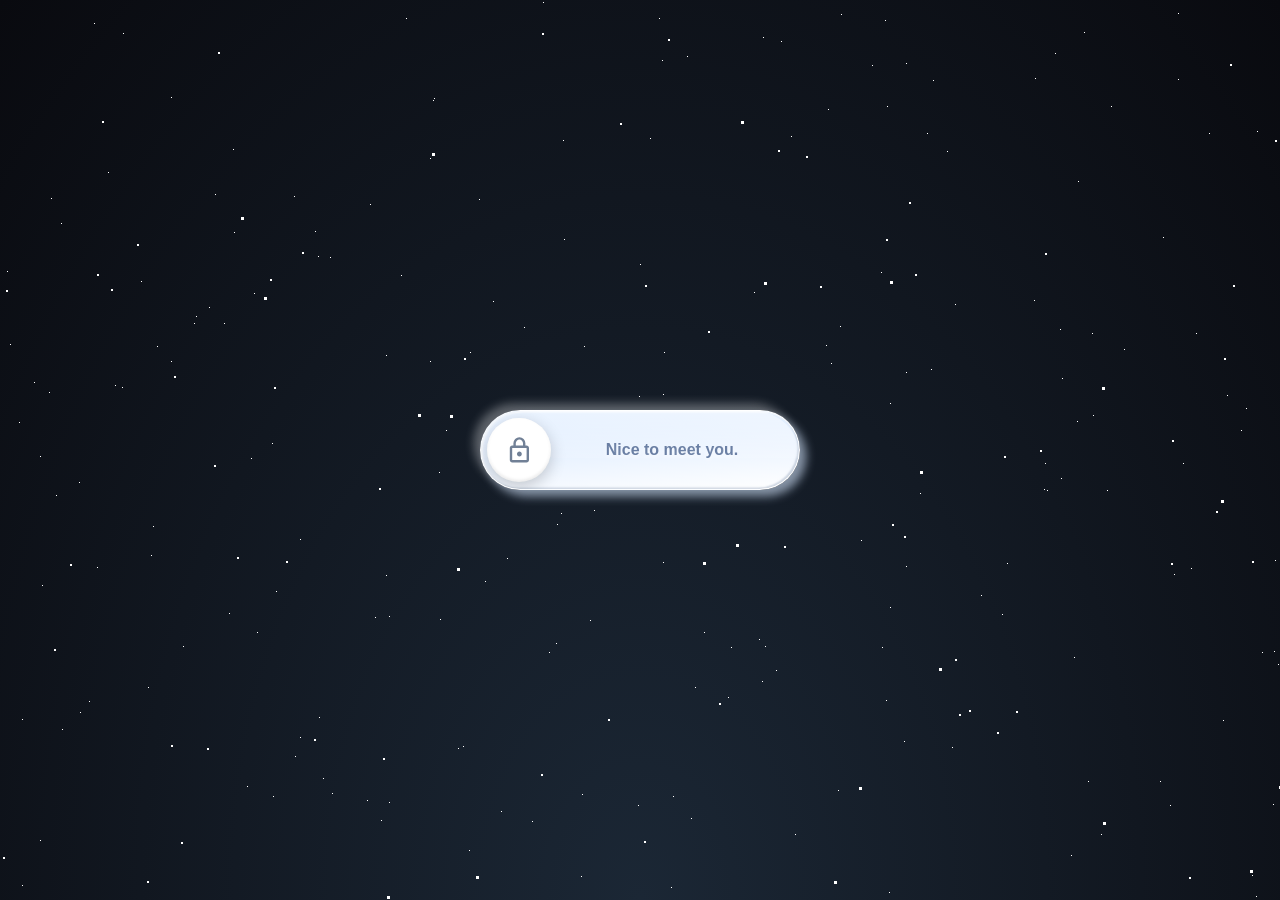
<file: index.html>
<!doctype html>
<html lang="zh-CN">
<head>
  <meta charset="UTF-8" />
  <meta name="viewport" content="width=device-width, initial-scale=1.0" />
  <meta name="color-scheme" content="dark" />
  <meta name="theme-color" content="#090a0f" />
  <title>Nice to meet you. · 个人主页</title>
  <link rel="icon" href="data:image/svg+xml,%3Csvg xmlns='http://www.w3.org/2000/svg' viewBox='0 0 64 64'%3E%3Crect width='64' height='64' rx='18' fill='%23101a48'/%3E%3Cpath d='M16 44V20l16 24V20l16 24V20' stroke='%239aa8ff' stroke-width='7' stroke-linecap='round' stroke-linejoin='round' fill='none'/%3E%3C/svg%3E" />
  <link rel="stylesheet" href="css/starfield.css" />
  <link rel="stylesheet" href="css/start.css" />
  <script defer src="js/start.js"></script>
</head>
<body>
  <div class="container starfield" aria-hidden="true">
    <div id="stars"></div>
    <div id="stars2"></div>
    <div id="stars3"></div>
  </div>
  <main class="start-screen" aria-label="进入个人主页">
    <div class="liquid-container">
      <input type="checkbox" id="swipe-btn" class="liquid-input" tabindex="-1" aria-hidden="true" hidden />
      <a href="home.html" id="startButton" class="liquid-button" aria-label="Nice to meet you. 进入个人主页">
        <div class="button-bg">
          <div class="glass-layer" aria-hidden="true"></div>
          <div class="reflex-shine" aria-hidden="true"></div>
          <div class="liquid-waves" aria-hidden="true"><div class="wave wave-1"></div><div class="wave wave-2"></div><div class="wave wave-3"></div></div>
          <div class="bubble-system" aria-hidden="true"><div class="bubble bubble-1"></div><div class="bubble bubble-2"></div><div class="bubble bubble-3"></div><div class="bubble bubble-4"></div><div class="bubble bubble-5"></div><div class="bubble bubble-6"></div></div>
          <div class="text-content" aria-hidden="true">
            <p class="text-initial"><span class="char" style="--i:0">N</span><span class="char" style="--i:1">i</span><span class="char" style="--i:2">c</span><span class="char" style="--i:3">e</span><span class="char" style="--i:4">&nbsp;</span><span class="char" style="--i:5">t</span><span class="char" style="--i:6">o</span><span class="char" style="--i:7">&nbsp;</span><span class="char" style="--i:8">m</span><span class="char" style="--i:9">e</span><span class="char" style="--i:10">e</span><span class="char" style="--i:11">t</span><span class="char" style="--i:12">&nbsp;</span><span class="char" style="--i:13">y</span><span class="char" style="--i:14">o</span><span class="char" style="--i:15">u</span><span class="char" style="--i:16">.</span></p>
            <p class="text-confirmed"><span class="char" style="--i:0">正</span><span class="char" style="--i:1">在</span><span class="char" style="--i:2">进</span><span class="char" style="--i:3">入</span></p>
          </div>
          <div class="swipe-handle" aria-hidden="true">
            <div class="handle-glow"></div>
            <svg class="icon-lock" xmlns="http://www.w3.org/2000/svg" width="24" height="24" viewBox="0 0 24 24" focusable="false"><path fill="currentColor" d="M6 22q-.825 0-1.412-.587T4 20V10q0-.825.588-1.412T6 8h1V6q0-2.075 1.463-3.537T12 1t3.538 1.463T17 6v2h1q.825 0 1.413.588T20 10v10q0 .825-.587 1.413T18 22zm0-2h12V10H6zm6-3q.825 0 1.413-.587T14 15t-.587-1.412T12 13t-1.412.588T10 15t.588 1.413T12 17M9 8h6V6q0-1.25-.875-2.125T12 3t-2.125.875T9 6zM6 20V10z" /></svg>
            <svg class="icon-unlock" xmlns="http://www.w3.org/2000/svg" width="24" height="24" viewBox="0 0 24 24" focusable="false"><path fill="currentColor" d="M12 2c1.091 0 2.117.292 3 .804a1 1 0 1 1-1 1.73A4 4 0 0 0 8 8l11 .001a2 2 0 0 1 2 2v10a2 2 0 0 1-2 2H5a2 2 0 0 1-2-2V10a2 2 0 0 1 2-2h1a6 6 0 0 1 6-6m7 8H5v10h14zm-7 2a2 2 0 0 1 1.134 3.647l-.134.085V17a1 1 0 0 1-1.993.117L11 17v-1.268A2 2 0 0 1 12 12m7.918-6.979l.966.26a1 1 0 0 1-.518 1.93l-.965-.258a1 1 0 0 1 .517-1.932M18.633 2.09a1 1 0 0 1 .707 1.225l-.129.482a1 1 0 1 1-1.932-.517l.13-.483a1 1 0 0 1 1.224-.707" /></svg>
          </div>
          <div class="particle-burst" aria-hidden="true"><div class="particle particle-1"></div><div class="particle particle-2"></div><div class="particle particle-3"></div><div class="particle particle-4"></div><div class="particle particle-5"></div><div class="particle particle-6"></div><div class="particle particle-7"></div><div class="particle particle-8"></div></div>
          <div class="ripple-effect" aria-hidden="true"><div class="ripple ripple-1"></div><div class="ripple ripple-2"></div><div class="ripple ripple-3"></div></div>
        </div>
      </a>
    </div>
  </main>
</body>
</html>
</file>
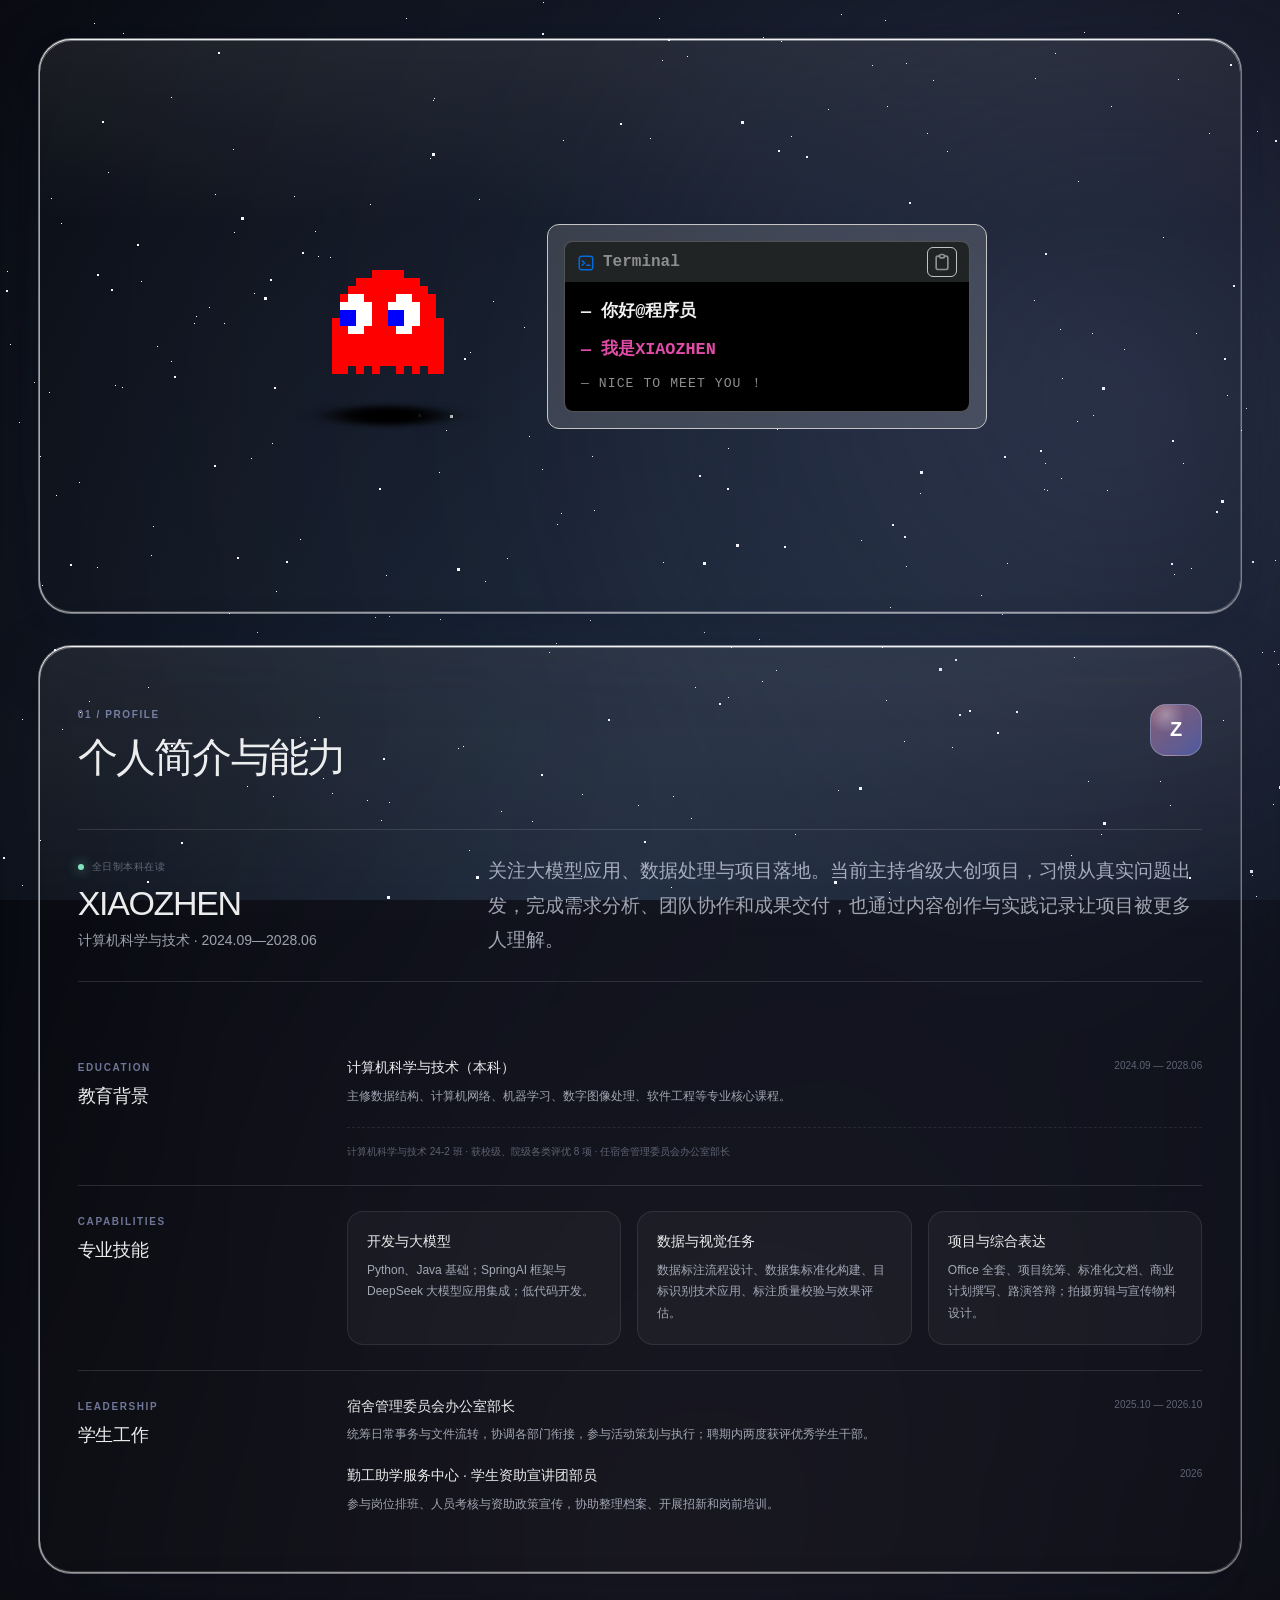
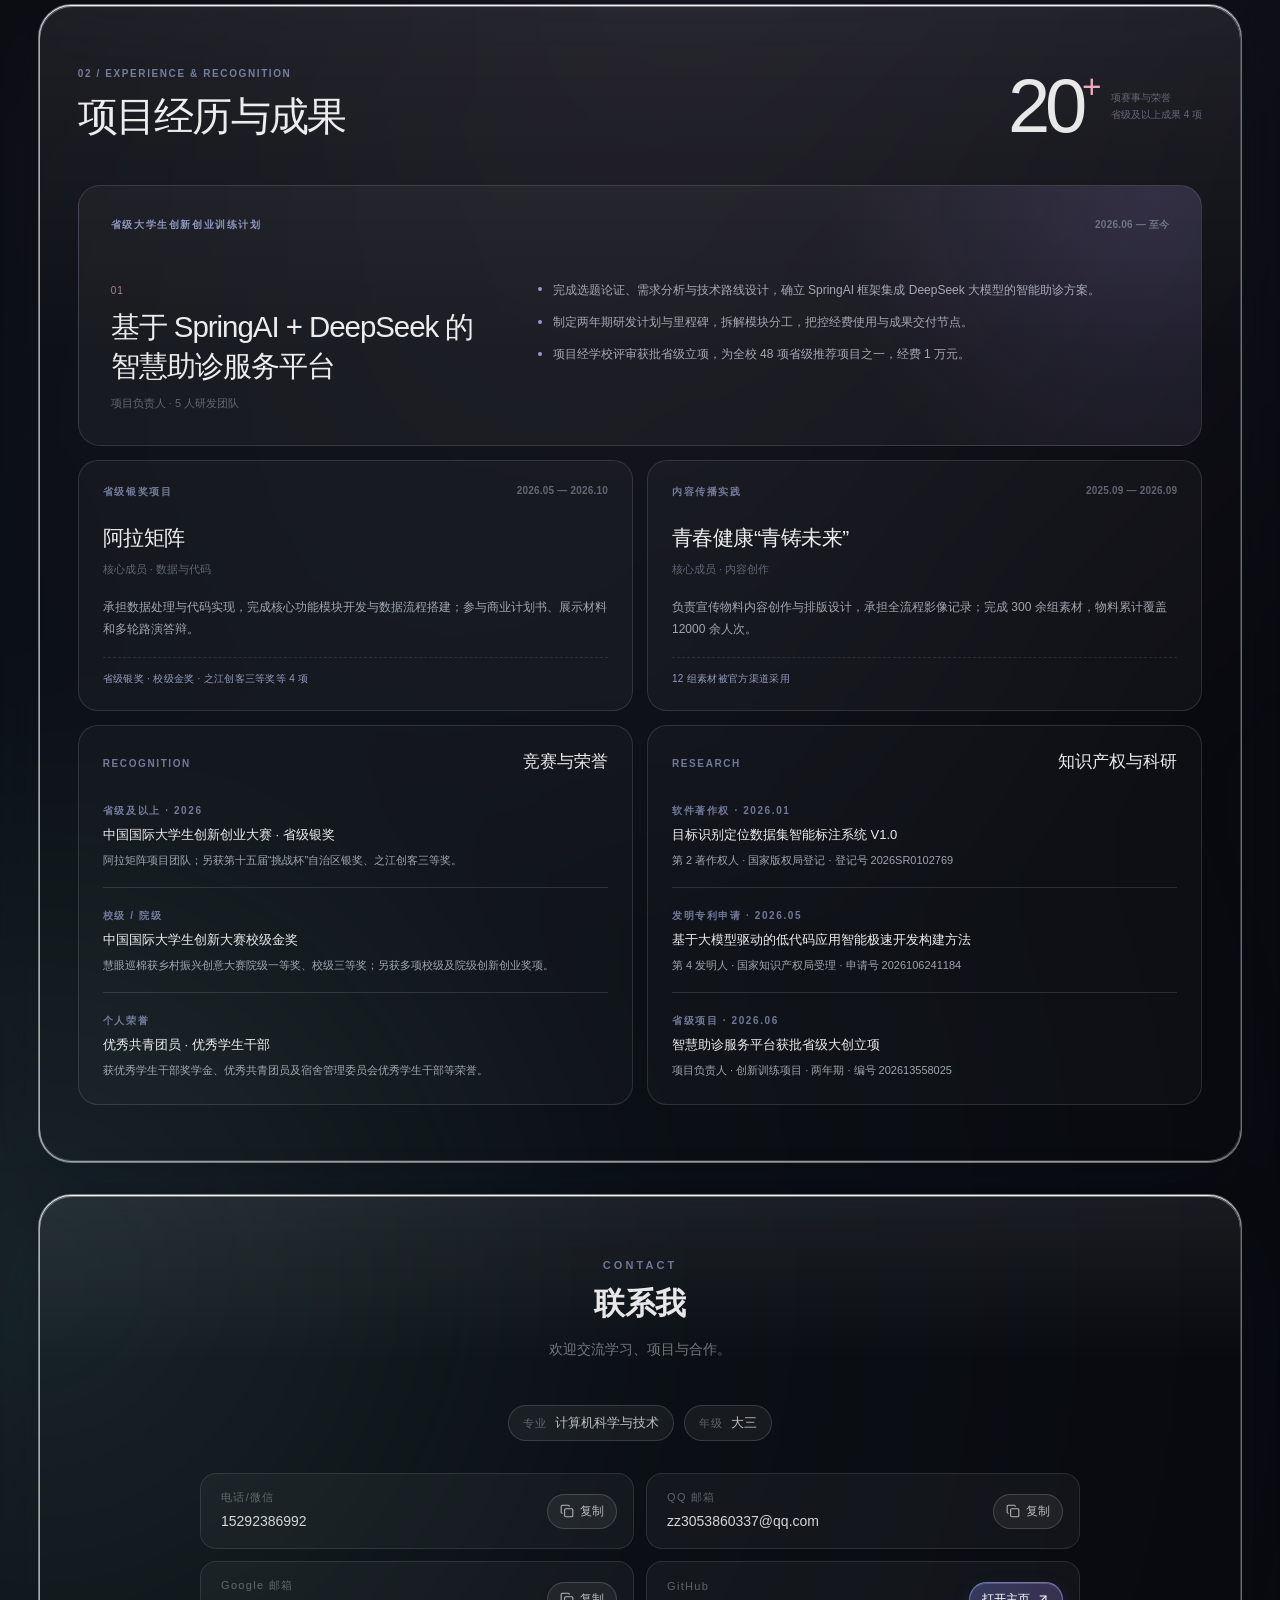
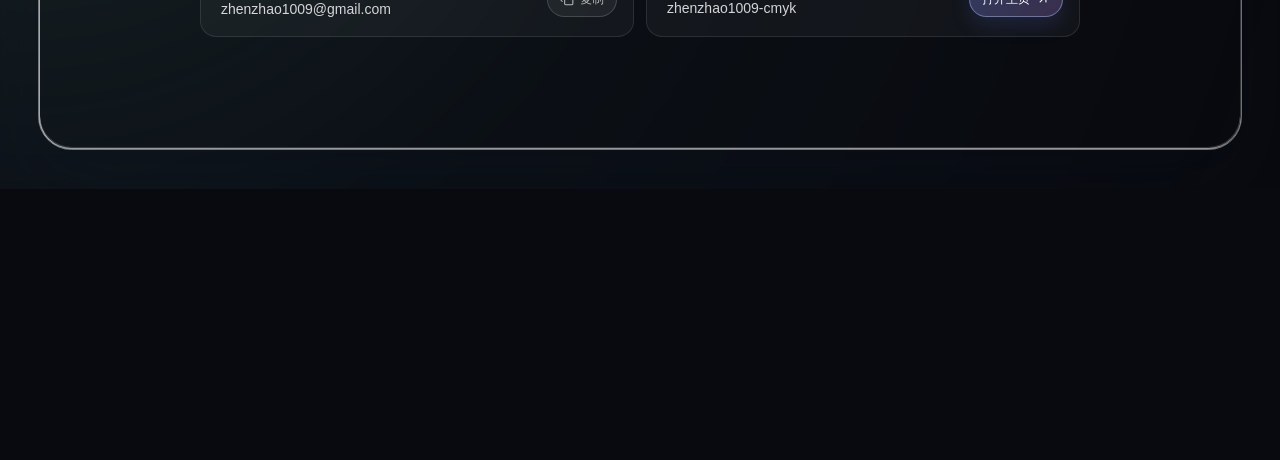
<file: home.html>
<!doctype html>
<html lang="zh-CN">
<head>
  <meta charset="UTF-8" />
  <meta name="viewport" content="width=device-width, initial-scale=1.0" />
  <meta name="color-scheme" content="dark" />
  <meta name="theme-color" content="#090a0f" />
  <title>个人主页</title>
  <link rel="stylesheet" href="css/starfield.css" />
  <link rel="stylesheet" href="css/home.css" />
  <link rel="stylesheet" href="css/loader.css" />
  <link rel="stylesheet" href="css/terminal.css" />
  <link rel="stylesheet" href="css/resume-content.css" />
  <script defer src="js/home.js"></script>
</head>
<body>
  <div class="container starfield" aria-hidden="true">
    <div id="stars"></div>
    <div id="stars2"></div>
    <div id="stars3"></div>
  </div>
  <main class="profile-page" aria-label="个人主页">
    <section class="glass-card glass-card--hero" aria-label="首页展示">
      <div class="showcase">
        <div class="loader-showcase" aria-hidden="true">
          <div id="ghost">
            <div id="red">
              <div id="pupil"></div>
              <div id="pupil1"></div>
              <div id="eye"></div>
              <div id="eye1"></div>
              <div id="top0"></div>
              <div id="top1"></div>
              <div id="top2"></div>
              <div id="top3"></div>
              <div id="top4"></div>
              <div id="st0"></div>
              <div id="st1"></div>
              <div id="st2"></div>
              <div id="st3"></div>
              <div id="st4"></div>
              <div id="st5"></div>
              <div id="an1"></div>
              <div id="an2"></div>
              <div id="an3"></div>
              <div id="an4"></div>
              <div id="an5"></div>
              <div id="an6"></div>
              <div id="an7"></div>
              <div id="an8"></div>
              <div id="an9"></div>
              <div id="an10"></div>
              <div id="an11"></div>
              <div id="an12"></div>
              <div id="an13"></div>
              <div id="an14"></div>
              <div id="an15"></div>
              <div id="an16"></div>
              <div id="an17"></div>
              <div id="an18"></div>
            </div>
            <div id="shadow"></div>
          </div>
        </div>
        <div class="terminal-showcase">
          <div class="card">
            <div class="wrap">
              <div class="terminal">
                <hgroup class="head">
                  <p class="title">
                    <svg width="16px" height="16px" aria-hidden="true" xmlns="http://www.w3.org/2000/svg" viewBox="0 0 24 24" stroke-linejoin="round" stroke-linecap="round" stroke-width="2" stroke="currentColor" fill="none">
                      <path d="M7 15L10 12L7 9M13 15H17M7.8 21H16.2C17.8802 21 18.7202 21 19.362 20.673C19.9265 20.3854 20.3854 19.9265 20.673 19.362C21 18.7202 21 17.8802 21 16.2V7.8C21 6.11984 21 5.27976 20.673 4.63803C20.3854 4.07354 19.9265 3.6146 19.362 3.32698C18.7202 3 17.8802 3 16.2 3H7.8C6.11984 3 5.27976 3 4.63803 3.32698C4.07354 3.6146 3.6146 4.07354 3.32698 4.63803C3 5.27976 3 6.11984 3 7.8V16.2C3 17.8802 3 18.7202 3.32698 19.362C3.6146 19.9265 4.07354 20.3854 4.63803 20.673C5.27976 21 6.11984 21 7.8 21Z"></path>
                    </svg>
                    Terminal
                  </p>

                  <button class="copy_toggle" type="button" aria-label="复制命令">
                    <svg width="16px" height="16px" aria-hidden="true" xmlns="http://www.w3.org/2000/svg" viewBox="0 0 24 24" stroke-linejoin="round" stroke-linecap="round" stroke-width="2" stroke="currentColor" fill="none">
                      <path d="M9 5h-2a2 2 0 0 0 -2 2v12a2 2 0 0 0 2 2h10a2 2 0 0 0 2 -2v-12a2 2 0 0 0 -2 -2h-2"></path>
                      <path d="M9 3m0 2a2 2 0 0 1 2 -2h2a2 2 0 0 1 2 2v0a2 2 0 0 1 -2 2h-2a2 2 0 0 1 -2 -2z"></path>
                    </svg>
                  </button>
                </hgroup>

                <div class="body">
                  <pre class="pre"><code>— 你好@程序员</code>
<code>— 我是XIAOZHEN</code>
<code>— NICE TO MEET YOU ！</code></pre>
                </div>
              </div>
            </div>
          </div>
        </div>
      </div>
    </section>

    <section class="glass-card glass-card--empty glass-card--resume-one" aria-label="个人简介、教育背景与专业技能">
      <div class="resume-one">
        <header class="resume-heading">
          <div>
            <span class="resume-eyebrow">01 / PROFILE</span>
            <h2>个人简介与能力</h2>
          </div>
          <span class="resume-mark" aria-hidden="true">Z</span>
        </header>

        <div class="resume-intro">
          <div class="resume-identity">
            <p class="resume-status"><span></span> 全日制本科在读</p>
            <h3>XIAOZHEN</h3>
            
            <p>计算机科学与技术 · 2024.09—2028.06</p>
          </div>
          <p class="resume-summary">关注大模型应用、数据处理与项目落地。当前主持省级大创项目，习惯从真实问题出发，完成需求分析、团队协作和成果交付，也通过内容创作与实践记录让项目被更多人理解。</p>
        </div>

        <div class="resume-block">
          <div class="block-label">
            <span>EDUCATION</span>
            <h3>教育背景</h3>
          </div>
          <div class="block-content">
            <div class="resume-line">
              <div>
                <h4>计算机科学与技术（本科）</h4>
                <p>主修数据结构、计算机网络、机器学习、数字图像处理、软件工程等专业核心课程。</p>
              </div>
              <time>2024.09 — 2028.06</time>
            </div>
            <p class="resume-note">计算机科学与技术 24-2 班 · 获校级、院级各类评优 8 项 · 任宿舍管理委员会办公室部长</p>
          </div>
        </div>

        <div class="resume-block">
          <div class="block-label">
            <span>CAPABILITIES</span>
            <h3>专业技能</h3>
          </div>
          <div class="block-content skill-list">
            <div>
              <h4>开发与大模型</h4>
              <p>Python、Java 基础；SpringAI 框架与 DeepSeek 大模型应用集成；低代码开发。</p>
            </div>
            <div>
              <h4>数据与视觉任务</h4>
              <p>数据标注流程设计、数据集标准化构建、目标识别技术应用、标注质量校验与效果评估。</p>
            </div>
            <div>
              <h4>项目与综合表达</h4>
              <p>Office 全套、项目统筹、标准化文档、商业计划撰写、路演答辩；拍摄剪辑与宣传物料设计。</p>
            </div>
          </div>
        </div>

        <div class="resume-block">
          <div class="block-label">
            <span>LEADERSHIP</span>
            <h3>学生工作</h3>
          </div>
          <div class="block-content">
            <div class="resume-line">
              <div>
                <h4>宿舍管理委员会办公室部长</h4>
                <p>统筹日常事务与文件流转，协调各部门衔接，参与活动策划与执行；聘期内两度获评优秀学生干部。</p>
              </div>
              <time>2025.10 — 2026.10</time>
            </div>
            <div class="resume-line">
              <div>
                <h4>勤工助学服务中心 · 学生资助宣讲团部员</h4>
                <p>参与岗位排班、人员考核与资助政策宣传，协助整理档案、开展招新和岗前培训。</p>
              </div>
              <time>2026</time>
            </div>
          </div>
        </div>
      </div>
    </section>

    <section class="glass-card glass-card--empty glass-card--resume-two" aria-label="项目经历、科研成果与竞赛获奖">
      <div class="resume-two">
        <header class="resume-heading resume-heading--compact">
          <div>
            <span class="resume-eyebrow">02 / EXPERIENCE &amp; RECOGNITION</span>
            <h2>项目经历与成果</h2>
          </div>
          <div class="resume-stat" aria-label="主要成果">
            <strong>20<sup>+</sup></strong>
            <span>项赛事与荣誉<br />省级及以上成果 4 项</span>
          </div>
        </header>

        <article class="resume-feature">
          <div class="resume-feature-meta">
            <span>省级大学生创新创业训练计划</span>
            <time>2026.06 — 至今</time>
          </div>
          <div class="resume-feature-main">
            <div>
              <span class="resume-index">01</span>
              <h3>基于 SpringAI + DeepSeek 的智慧助诊服务平台</h3>
              <p class="resume-role">项目负责人 · 5 人研发团队</p>
            </div>
            <ul>
              <li>完成选题论证、需求分析与技术路线设计，确立 SpringAI 框架集成 DeepSeek 大模型的智能助诊方案。</li>
              <li>制定两年期研发计划与里程碑，拆解模块分工，把控经费使用与成果交付节点。</li>
              <li>项目经学校评审获批省级立项，为全校 48 项省级推荐项目之一，经费 1 万元。</li>
            </ul>
          </div>
        </article>

        <div class="resume-project-pair">
          <article>
            <div class="resume-project-head"><span>省级银奖项目</span><time>2026.05 — 2026.10</time></div>
            <h3>阿拉矩阵</h3>
            <p class="resume-role">核心成员 · 数据与代码</p>
            <p>承担数据处理与代码实现，完成核心功能模块开发与数据流程搭建；参与商业计划书、展示材料和多轮路演答辩。</p>
            <p class="resume-result">省级银奖 · 校级金奖 · 之江创客三等奖等 4 项</p>
          </article>
          <article>
            <div class="resume-project-head"><span>内容传播实践</span><time>2025.09 — 2026.09</time></div>
            <h3>青春健康“青铸未来”</h3>
            <p class="resume-role">核心成员 · 内容创作</p>
            <p>负责宣传物料内容创作与排版设计，承担全流程影像记录；完成 300 余组素材，物料累计覆盖 12000 余人次。</p>
            <p class="resume-result">12 组素材被官方渠道采用</p>
          </article>
        </div>

        <div class="resume-awards">
          <div class="award-column">
            <div class="award-column-title"><span>RECOGNITION</span><h3>竞赛与荣誉</h3></div>
            <div class="award-entry">
              <span>省级及以上 · 2026</span>
              <h4>中国国际大学生创新创业大赛 · 省级银奖</h4>
              <p>阿拉矩阵项目团队；另获第十五届“挑战杯”自治区银奖、之江创客三等奖。</p>
            </div>
            <div class="award-entry">
              <span>校级 / 院级</span>
              <h4>中国国际大学生创新大赛校级金奖</h4>
              <p>慧眼巡棉获乡村振兴创意大赛院级一等奖、校级三等奖；另获多项校级及院级创新创业奖项。</p>
            </div>
            <div class="award-entry">
              <span>个人荣誉</span>
              <h4>优秀共青团员 · 优秀学生干部</h4>
              <p>获优秀学生干部奖学金、优秀共青团员及宿舍管理委员会优秀学生干部等荣誉。</p>
            </div>
          </div>
          <div class="award-column">
            <div class="award-column-title"><span>RESEARCH</span><h3>知识产权与科研</h3></div>
            <div class="award-entry">
              <span>软件著作权 · 2026.01</span>
              <h4>目标识别定位数据集智能标注系统 V1.0</h4>
              <p>第 2 著作权人 · 国家版权局登记 · 登记号 2026SR0102769</p>
            </div>
            <div class="award-entry">
              <span>发明专利申请 · 2026.05</span>
              <h4>基于大模型驱动的低代码应用智能极速开发构建方法</h4>
              <p>第 4 发明人 · 国家知识产权局受理 · 申请号 2026106241184</p>
            </div>
            <div class="award-entry">
              <span>省级项目 · 2026.06</span>
              <h4>智慧助诊服务平台获批省级大创立项</h4>
              <p>项目负责人 · 创新训练项目 · 两年期 · 编号 202613558025</p>
            </div>
          </div>
        </div>
      </div>
    </section>

    <section class="glass-card glass-card--contact" aria-label="联系信息">
      <div class="card-content" aria-label="内容区">
        <div class="content-heading">
          <span class="content-eyebrow">CONTACT</span>
          <h2 class="content-title">联系我</h2>
          <p class="content-subtitle">欢迎交流学习、项目与合作。</p>
        </div>

        <div class="profile-meta">
          <span class="meta-chip">
            <span class="meta-label">专业</span>
            计算机科学与技术
          </span>
          <span class="meta-chip">
            <span class="meta-label">年级</span>
            大三
          </span>
        </div>

        <div class="contact-grid">
          <article class="contact-item">
            <div class="contact-info">
              <span class="contact-label">电话/微信</span>
              <a class="contact-value" href="tel:15292386992">15292386992</a>
            </div>
            <button class="action-btn" type="button" data-copy="15292386992" aria-label="复制电话号码">
              <svg width="14" height="14" aria-hidden="true" viewBox="0 0 24 24" fill="none" stroke="currentColor" stroke-width="1.8" stroke-linecap="round" stroke-linejoin="round">
                <rect width="14" height="14" x="8" y="8" rx="2" ry="2"></rect>
                <path d="M4 16c-1.1 0-2-.9-2-2V4c0-1.1.9-2 2-2h10c1.1 0 2 .9 2 2"></path>
              </svg>
              <span class="action-label">复制</span>
            </button>
          </article>

          <article class="contact-item">
            <div class="contact-info">
              <span class="contact-label">QQ 邮箱</span>
              <a class="contact-value" href="mailto:zz3053860337@qq.com">zz3053860337@qq.com</a>
            </div>
            <button class="action-btn" type="button" data-copy="zz3053860337@qq.com" aria-label="复制 QQ 邮箱">
              <svg width="14" height="14" aria-hidden="true" viewBox="0 0 24 24" fill="none" stroke="currentColor" stroke-width="1.8" stroke-linecap="round" stroke-linejoin="round">
                <rect width="14" height="14" x="8" y="8" rx="2" ry="2"></rect>
                <path d="M4 16c-1.1 0-2-.9-2-2V4c0-1.1.9-2 2-2h10c1.1 0 2 .9 2 2"></path>
              </svg>
              <span class="action-label">复制</span>
            </button>
          </article>

          <article class="contact-item">
            <div class="contact-info">
              <span class="contact-label">Google 邮箱</span>
              <a class="contact-value" href="mailto:zhenzhao1009@gmail.com">zhenzhao1009@gmail.com</a>
            </div>
            <button class="action-btn" type="button" data-copy="zhenzhao1009@gmail.com" aria-label="复制 Google 邮箱">
              <svg width="14" height="14" aria-hidden="true" viewBox="0 0 24 24" fill="none" stroke="currentColor" stroke-width="1.8" stroke-linecap="round" stroke-linejoin="round">
                <rect width="14" height="14" x="8" y="8" rx="2" ry="2"></rect>
                <path d="M4 16c-1.1 0-2-.9-2-2V4c0-1.1.9-2 2-2h10c1.1 0 2 .9 2 2"></path>
              </svg>
              <span class="action-label">复制</span>
            </button>
          </article>

          <article class="contact-item">
            <div class="contact-info">
              <span class="contact-label">GitHub</span>
              <a class="contact-value" href="https://github.com/zhenzhao1009-cmyk" target="_blank" rel="noopener noreferrer">zhenzhao1009-cmyk</a>
            </div>
            <a class="action-btn action-btn--primary" href="https://github.com/zhenzhao1009-cmyk" target="_blank" rel="noopener noreferrer">
              打开主页
              <svg width="14" height="14" aria-hidden="true" viewBox="0 0 24 24" fill="none" stroke="currentColor" stroke-width="1.8" stroke-linecap="round" stroke-linejoin="round">
                <path d="M7 17 17 7"></path>
                <path d="M7 7h10v10"></path>
              </svg>
            </a>
          </article>
        </div>
      </div>
    </section>
  </main>
</body>

</html>
</file>
<file: css/starfield.css>
/* Three star layers from the supplied CSS, isolated from page content. */
body {
  position: relative;
  isolation: isolate;
  min-height: 100vh;
  background-color: #090a0f;
  color: #fff;
}

.container.starfield {
  position: fixed;
  inset: 0;
  z-index: -1;
  width: 100%;
  height: 100%;
  overflow: hidden;
  pointer-events: none;
  background: radial-gradient(ellipse at bottom, #1b2735 0%, #090a0f 100%);
  /* Preserve the original 2000px tile; expand only on larger viewports. */
  --star-unit-x: max(1px, 0.05vw);
  --star-unit-y: max(1px, 0.05vh);
  --star-repeat: max(2000px, 100vh);
}

.starfield > div {
  position: absolute;
  top: 0;
  left: 0;
  width: var(--star-size);
  height: var(--star-size);
  background: transparent;
  box-shadow: var(--star-shadows);
  animation: animStar var(--star-duration) linear infinite;
}

.starfield > div::after {
  content: "";
  position: absolute;
  top: var(--star-repeat);
  left: 0;
  width: inherit;
  height: inherit;
  background: transparent;
  box-shadow: inherit;
}

.starfield #stars {
  --star-size: 1px;
  --star-duration: 50s;
  --star-shadows:
    calc(var(--star-unit-x) * 501) calc(var(--star-unit-y) * 811) #fff,
    calc(var(--star-unit-x) * 1450) calc(var(--star-unit-y) * 1324) #fff,
    calc(var(--star-unit-x) * 1093) calc(var(--star-unit-y) * 1780) #fff,
    calc(var(--star-unit-x) * 1469) calc(var(--star-unit-y) * 678) #fff,
    calc(var(--star-unit-x) * 904) calc(var(--star-unit-y) * 741) #fff,
    calc(var(--star-unit-x) * 1160) calc(var(--star-unit-y) * 781) #fff,
    calc(var(--star-unit-x) * 1841) calc(var(--star-unit-y) * 1962) #fff,
    calc(var(--star-unit-x) * 1630) calc(var(--star-unit-y) * 1667) #fff,
    calc(var(--star-unit-x) * 1788) calc(var(--star-unit-y) * 676) #fff,
    calc(var(--star-unit-x) * 367) calc(var(--star-unit-y) * 1734) #fff,
    calc(var(--star-unit-x) * 1343) calc(var(--star-unit-y) * 156) #fff,
    calc(var(--star-unit-x) * 1283) calc(var(--star-unit-y) * 1142) #fff,
    calc(var(--star-unit-x) * 1062) calc(var(--star-unit-y) * 378) #fff,
    calc(var(--star-unit-x) * 1395) calc(var(--star-unit-y) * 467) #fff,
    calc(var(--star-unit-x) * 1017) calc(var(--star-unit-y) * 1891) #fff,
    calc(var(--star-unit-x) * 137) calc(var(--star-unit-y) * 1114) #fff,
    calc(var(--star-unit-x) * 1767) calc(var(--star-unit-y) * 1403) #fff,
    calc(var(--star-unit-x) * 1543) calc(var(--star-unit-y) * 11) #fff,
    calc(var(--star-unit-x) * 1078) calc(var(--star-unit-y) * 181) #fff,
    calc(var(--star-unit-x) * 1189) calc(var(--star-unit-y) * 1574) #fff,
    calc(var(--star-unit-x) * 1697) calc(var(--star-unit-y) * 1551) #fff,
    calc(var(--star-unit-x) * 439) calc(var(--star-unit-y) * 472) #fff,
    calc(var(--star-unit-x) * 1491) calc(var(--star-unit-y) * 677) #fff,
    calc(var(--star-unit-x) * 1364) calc(var(--star-unit-y) * 599) #fff,
    calc(var(--star-unit-x) * 34) calc(var(--star-unit-y) * 382) #fff,
    calc(var(--star-unit-x) * 1221) calc(var(--star-unit-y) * 1584) #fff,
    calc(var(--star-unit-x) * 1266) calc(var(--star-unit-y) * 1499) #fff,
    calc(var(--star-unit-x) * 169) calc(var(--star-unit-y) * 1907) #fff,
    calc(var(--star-unit-x) * 1219) calc(var(--star-unit-y) * 1125) #fff,
    calc(var(--star-unit-x) * 659) calc(var(--star-unit-y) * 18) #fff,
    calc(var(--star-unit-x) * 1731) calc(var(--star-unit-y) * 1959) #fff,
    calc(var(--star-unit-x) * 332) calc(var(--star-unit-y) * 1216) #fff,
    calc(var(--star-unit-x) * 1913) calc(var(--star-unit-y) * 788) #fff,
    calc(var(--star-unit-x) * 80) calc(var(--star-unit-y) * 712) #fff,
    calc(var(--star-unit-x) * 326) calc(var(--star-unit-y) * 1605) #fff,
    calc(var(--star-unit-x) * 574) calc(var(--star-unit-y) * 1502) #fff,
    calc(var(--star-unit-x) * 473) calc(var(--star-unit-y) * 1653) #fff,
    calc(var(--star-unit-x) * 404) calc(var(--star-unit-y) * 975) #fff,
    calc(var(--star-unit-x) * 322) calc(var(--star-unit-y) * 1797) #fff,
    calc(var(--star-unit-x) * 425) calc(var(--star-unit-y) * 1321) #fff,
    calc(var(--star-unit-x) * 1121) calc(var(--star-unit-y) * 1797) #fff,
    calc(var(--star-unit-x) * 731) calc(var(--star-unit-y) * 647) #fff,
    calc(var(--star-unit-x) * 891) calc(var(--star-unit-y) * 1584) #fff,
    calc(var(--star-unit-x) * 1523) calc(var(--star-unit-y) * 109) #fff,
    calc(var(--star-unit-x) * 1379) calc(var(--star-unit-y) * 244) #fff,
    calc(var(--star-unit-x) * 865) calc(var(--star-unit-y) * 1064) #fff,
    calc(var(--star-unit-x) * 493) calc(var(--star-unit-y) * 956) #fff,
    calc(var(--star-unit-x) * 624) calc(var(--star-unit-y) * 1380) #fff,
    calc(var(--star-unit-x) * 440) calc(var(--star-unit-y) * 619) #fff,
    calc(var(--star-unit-x) * 1630) calc(var(--star-unit-y) * 767) #fff,
    calc(var(--star-unit-x) * 955) calc(var(--star-unit-y) * 1196) #fff,
    calc(var(--star-unit-x) * 62) calc(var(--star-unit-y) * 729) #fff,
    calc(var(--star-unit-x) * 126) calc(var(--star-unit-y) * 946) #fff,
    calc(var(--star-unit-x) * 1256) calc(var(--star-unit-y) * 896) #fff,
    calc(var(--star-unit-x) * 1444) calc(var(--star-unit-y) * 256) #fff,
    calc(var(--star-unit-x) * 661) calc(var(--star-unit-y) * 1628) #fff,
    calc(var(--star-unit-x) * 1078) calc(var(--star-unit-y) * 1716) #fff,
    calc(var(--star-unit-x) * 300) calc(var(--star-unit-y) * 737) #fff,
    calc(var(--star-unit-x) * 1734) calc(var(--star-unit-y) * 413) #fff,
    calc(var(--star-unit-x) * 1296) calc(var(--star-unit-y) * 129) #fff,
    calc(var(--star-unit-x) * 1771) calc(var(--star-unit-y) * 1678) #fff,
    calc(var(--star-unit-x) * 977) calc(var(--star-unit-y) * 1764) #fff,
    calc(var(--star-unit-x) * 1879) calc(var(--star-unit-y) * 549) #fff,
    calc(var(--star-unit-x) * 665) calc(var(--star-unit-y) * 1531) #fff,
    calc(var(--star-unit-x) * 89) calc(var(--star-unit-y) * 701) #fff,
    calc(var(--star-unit-x) * 1084) calc(var(--star-unit-y) * 1183) #fff,
    calc(var(--star-unit-x) * 1597) calc(var(--star-unit-y) * 1576) #fff,
    calc(var(--star-unit-x) * 1354) calc(var(--star-unit-y) * 1774) #fff,
    calc(var(--star-unit-x) * 554) calc(var(--star-unit-y) * 1471) #fff,
    calc(var(--star-unit-x) * 1469) calc(var(--star-unit-y) * 287) #fff,
    calc(var(--star-unit-x) * 887) calc(var(--star-unit-y) * 106) #fff,
    calc(var(--star-unit-x) * 1962) calc(var(--star-unit-y) * 766) #fff,
    calc(var(--star-unit-x) * 638) calc(var(--star-unit-y) * 805) #fff,
    calc(var(--star-unit-x) * 1651) calc(var(--star-unit-y) * 741) #fff,
    calc(var(--star-unit-x) * 1517) calc(var(--star-unit-y) * 1826) #fff,
    calc(var(--star-unit-x) * 24) calc(var(--star-unit-y) * 1152) #fff,
    calc(var(--star-unit-x) * 507) calc(var(--star-unit-y) * 558) #fff,
    calc(var(--star-unit-x) * 1262) calc(var(--star-unit-y) * 652) #fff,
    calc(var(--star-unit-x) * 246) calc(var(--star-unit-y) * 1048) #fff,
    calc(var(--star-unit-x) * 1077) calc(var(--star-unit-y) * 421) #fff,
    calc(var(--star-unit-x) * 1866) calc(var(--star-unit-y) * 1847) #fff,
    calc(var(--star-unit-x) * 1986) calc(var(--star-unit-y) * 1561) #fff,
    calc(var(--star-unit-x) * 704) calc(var(--star-unit-y) * 632) #fff,
    calc(var(--star-unit-x) * 1991) calc(var(--star-unit-y) * 1875) #fff,
    calc(var(--star-unit-x) * 1227) calc(var(--star-unit-y) * 395) #fff,
    calc(var(--star-unit-x) * 45) calc(var(--star-unit-y) * 1116) #fff,
    calc(var(--star-unit-x) * 247) calc(var(--star-unit-y) * 786) #fff,
    calc(var(--star-unit-x) * 890) calc(var(--star-unit-y) * 607) #fff,
    calc(var(--star-unit-x) * 787) calc(var(--star-unit-y) * 1235) #fff,
    calc(var(--star-unit-x) * 557) calc(var(--star-unit-y) * 524) #fff,
    calc(var(--star-unit-x) * 1582) calc(var(--star-unit-y) * 1285) #fff,
    calc(var(--star-unit-x) * 1725) calc(var(--star-unit-y) * 1366) #fff,
    calc(var(--star-unit-x) * 952) calc(var(--star-unit-y) * 747) #fff,
    calc(var(--star-unit-x) * 251) calc(var(--star-unit-y) * 458) #fff,
    calc(var(--star-unit-x) * 1500) calc(var(--star-unit-y) * 1250) #fff,
    calc(var(--star-unit-x) * 1999) calc(var(--star-unit-y) * 1734) #fff,
    calc(var(--star-unit-x) * 1336) calc(var(--star-unit-y) * 1955) #fff,
    calc(var(--star-unit-x) * 1705) calc(var(--star-unit-y) * 1464) #fff,
    calc(var(--star-unit-x) * 728) calc(var(--star-unit-y) * 697) #fff,
    calc(var(--star-unit-x) * 594) calc(var(--star-unit-y) * 510) #fff,
    calc(var(--star-unit-x) * 1345) calc(var(--star-unit-y) * 1990) #fff,
    calc(var(--star-unit-x) * 1919) calc(var(--star-unit-y) * 1803) #fff,
    calc(var(--star-unit-x) * 1117) calc(var(--star-unit-y) * 966) #fff,
    calc(var(--star-unit-x) * 1629) calc(var(--star-unit-y) * 97) #fff,
    calc(var(--star-unit-x) * 1046) calc(var(--star-unit-y) * 1196) #fff,
    calc(var(--star-unit-x) * 810) calc(var(--star-unit-y) * 1092) #fff,
    calc(var(--star-unit-x) * 722) calc(var(--star-unit-y) * 976) #fff,
    calc(var(--star-unit-x) * 406) calc(var(--star-unit-y) * 18) #fff,
    calc(var(--star-unit-x) * 1665) calc(var(--star-unit-y) * 1860) #fff,
    calc(var(--star-unit-x) * 1758) calc(var(--star-unit-y) * 1628) #fff,
    calc(var(--star-unit-x) * 1183) calc(var(--star-unit-y) * 463) #fff,
    calc(var(--star-unit-x) * 564) calc(var(--star-unit-y) * 239) #fff,
    calc(var(--star-unit-x) * 13) calc(var(--star-unit-y) * 1767) #fff,
    calc(var(--star-unit-x) * 1482) calc(var(--star-unit-y) * 1472) #fff,
    calc(var(--star-unit-x) * 1700) calc(var(--star-unit-y) * 347) #fff,
    calc(var(--star-unit-x) * 1362) calc(var(--star-unit-y) * 244) #fff,
    calc(var(--star-unit-x) * 1141) calc(var(--star-unit-y) * 1708) #fff,
    calc(var(--star-unit-x) * 22) calc(var(--star-unit-y) * 885) #fff,
    calc(var(--star-unit-x) * 374) calc(var(--star-unit-y) * 1309) #fff,
    calc(var(--star-unit-x) * 1034) calc(var(--star-unit-y) * 1037) #fff,
    calc(var(--star-unit-x) * 1725) calc(var(--star-unit-y) * 1086) #fff,
    calc(var(--star-unit-x) * 1343) calc(var(--star-unit-y) * 1921) #fff,
    calc(var(--star-unit-x) * 596) calc(var(--star-unit-y) * 903) #fff,
    calc(var(--star-unit-x) * 1061) calc(var(--star-unit-y) * 478) #fff,
    calc(var(--star-unit-x) * 18) calc(var(--star-unit-y) * 1409) #fff,
    calc(var(--star-unit-x) * 729) calc(var(--star-unit-y) * 1364) #fff,
    calc(var(--star-unit-x) * 264) calc(var(--star-unit-y) * 911) #fff,
    calc(var(--star-unit-x) * 677) calc(var(--star-unit-y) * 1442) #fff,
    calc(var(--star-unit-x) * 123) calc(var(--star-unit-y) * 33) #fff,
    calc(var(--star-unit-x) * 1303) calc(var(--star-unit-y) * 646) #fff,
    calc(var(--star-unit-x) * 1945) calc(var(--star-unit-y) * 792) #fff,
    calc(var(--star-unit-x) * 1305) calc(var(--star-unit-y) * 938) #fff,
    calc(var(--star-unit-x) * 918) calc(var(--star-unit-y) * 1536) #fff,
    calc(var(--star-unit-x) * 620) calc(var(--star-unit-y) * 948) #fff,
    calc(var(--star-unit-x) * 183) calc(var(--star-unit-y) * 646) #fff,
    calc(var(--star-unit-x) * 695) calc(var(--star-unit-y) * 687) #fff,
    calc(var(--star-unit-x) * 881) calc(var(--star-unit-y) * 272) #fff,
    calc(var(--star-unit-x) * 1521) calc(var(--star-unit-y) * 1212) #fff,
    calc(var(--star-unit-x) * 1423) calc(var(--star-unit-y) * 1022) #fff,
    calc(var(--star-unit-x) * 1545) calc(var(--star-unit-y) * 1271) #fff,
    calc(var(--star-unit-x) * 1393) calc(var(--star-unit-y) * 348) #fff,
    calc(var(--star-unit-x) * 685) calc(var(--star-unit-y) * 1910) #fff,
    calc(var(--star-unit-x) * 1446) calc(var(--star-unit-y) * 856) #fff,
    calc(var(--star-unit-x) * 73) calc(var(--star-unit-y) * 1201) #fff,
    calc(var(--star-unit-x) * 736) calc(var(--star-unit-y) * 999) #fff,
    calc(var(--star-unit-x) * 673) calc(var(--star-unit-y) * 796) #fff,
    calc(var(--star-unit-x) * 469) calc(var(--star-unit-y) * 850) #fff,
    calc(var(--star-unit-x) * 1912) calc(var(--star-unit-y) * 142) #fff,
    calc(var(--star-unit-x) * 1278) calc(var(--star-unit-y) * 664) #fff,
    calc(var(--star-unit-x) * 184) calc(var(--star-unit-y) * 1990) #fff,
    calc(var(--star-unit-x) * 1173) calc(var(--star-unit-y) * 1312) #fff,
    calc(var(--star-unit-x) * 782) calc(var(--star-unit-y) * 1879) #fff,
    calc(var(--star-unit-x) * 323) calc(var(--star-unit-y) * 1035) #fff,
    calc(var(--star-unit-x) * 611) calc(var(--star-unit-y) * 908) #fff,
    calc(var(--star-unit-x) * 565) calc(var(--star-unit-y) * 1449) #fff,
    calc(var(--star-unit-x) * 748) calc(var(--star-unit-y) * 1713) #fff,
    calc(var(--star-unit-x) * 1047) calc(var(--star-unit-y) * 490) #fff,
    calc(var(--star-unit-x) * 1040) calc(var(--star-unit-y) * 1872) #fff,
    calc(var(--star-unit-x) * 1818) calc(var(--star-unit-y) * 1659) #fff,
    calc(var(--star-unit-x) * 1806) calc(var(--star-unit-y) * 1327) #fff,
    calc(var(--star-unit-x) * 386) calc(var(--star-unit-y) * 575) #fff,
    calc(var(--star-unit-x) * 1550) calc(var(--star-unit-y) * 463) #fff,
    calc(var(--star-unit-x) * 148) calc(var(--star-unit-y) * 687) #fff,
    calc(var(--star-unit-x) * 651) calc(var(--star-unit-y) * 1683) #fff,
    calc(var(--star-unit-x) * 1588) calc(var(--star-unit-y) * 1194) #fff,
    calc(var(--star-unit-x) * 1831) calc(var(--star-unit-y) * 2) #fff,
    calc(var(--star-unit-x) * 581) calc(var(--star-unit-y) * 876) #fff,
    calc(var(--star-unit-x) * 1396) calc(var(--star-unit-y) * 1743) #fff,
    calc(var(--star-unit-x) * 1212) calc(var(--star-unit-y) * 1810) #fff,
    calc(var(--star-unit-x) * 421) calc(var(--star-unit-y) * 1920) #fff,
    calc(var(--star-unit-x) * 658) calc(var(--star-unit-y) * 1461) #fff,
    calc(var(--star-unit-x) * 1859) calc(var(--star-unit-y) * 1809) #fff,
    calc(var(--star-unit-x) * 1456) calc(var(--star-unit-y) * 388) #fff,
    calc(var(--star-unit-x) * 186) calc(var(--star-unit-y) * 1627) #fff,
    calc(var(--star-unit-x) * 1528) calc(var(--star-unit-y) * 1145) #fff,
    calc(var(--star-unit-x) * 171) calc(var(--star-unit-y) * 97) #fff,
    calc(var(--star-unit-x) * 674) calc(var(--star-unit-y) * 1072) #fff,
    calc(var(--star-unit-x) * 676) calc(var(--star-unit-y) * 1052) #fff,
    calc(var(--star-unit-x) * 1165) calc(var(--star-unit-y) * 1131) #fff,
    calc(var(--star-unit-x) * 1088) calc(var(--star-unit-y) * 781) #fff,
    calc(var(--star-unit-x) * 1231) calc(var(--star-unit-y) * 948) #fff,
    calc(var(--star-unit-x) * 330) calc(var(--star-unit-y) * 257) #fff,
    calc(var(--star-unit-x) * 426) calc(var(--star-unit-y) * 1046) #fff,
    calc(var(--star-unit-x) * 549) calc(var(--star-unit-y) * 652) #fff,
    calc(var(--star-unit-x) * 1338) calc(var(--star-unit-y) * 74) #fff,
    calc(var(--star-unit-x) * 1749) calc(var(--star-unit-y) * 364) #fff,
    calc(var(--star-unit-x) * 931) calc(var(--star-unit-y) * 369) #fff,
    calc(var(--star-unit-x) * 383) calc(var(--star-unit-y) * 1428) #fff,
    calc(var(--star-unit-x) * 1558) calc(var(--star-unit-y) * 389) #fff,
    calc(var(--star-unit-x) * 927) calc(var(--star-unit-y) * 133) #fff,
    calc(var(--star-unit-x) * 234) calc(var(--star-unit-y) * 1888) #fff,
    calc(var(--star-unit-x) * 1785) calc(var(--star-unit-y) * 1617) #fff,
    calc(var(--star-unit-x) * 556) calc(var(--star-unit-y) * 643) #fff,
    calc(var(--star-unit-x) * 401) calc(var(--star-unit-y) * 275) #fff,
    calc(var(--star-unit-x) * 406) calc(var(--star-unit-y) * 1644) #fff,
    calc(var(--star-unit-x) * 1253) calc(var(--star-unit-y) * 1852) #fff,
    calc(var(--star-unit-x) * 1599) calc(var(--star-unit-y) * 883) #fff,
    calc(var(--star-unit-x) * 744) calc(var(--star-unit-y) * 1721) #fff,
    calc(var(--star-unit-x) * 524) calc(var(--star-unit-y) * 1297) #fff,
    calc(var(--star-unit-x) * 1226) calc(var(--star-unit-y) * 1177) #fff,
    calc(var(--star-unit-x) * 1679) calc(var(--star-unit-y) * 55) #fff,
    calc(var(--star-unit-x) * 874) calc(var(--star-unit-y) * 1811) #fff,
    calc(var(--star-unit-x) * 838) calc(var(--star-unit-y) * 790) #fff,
    calc(var(--star-unit-x) * 1241) calc(var(--star-unit-y) * 430) #fff,
    calc(var(--star-unit-x) * 1676) calc(var(--star-unit-y) * 652) #fff,
    calc(var(--star-unit-x) * 1191) calc(var(--star-unit-y) * 568) #fff,
    calc(var(--star-unit-x) * 53) calc(var(--star-unit-y) * 1990) #fff,
    calc(var(--star-unit-x) * 1163) calc(var(--star-unit-y) * 237) #fff,
    calc(var(--star-unit-x) * 61) calc(var(--star-unit-y) * 223) #fff,
    calc(var(--star-unit-x) * 592) calc(var(--star-unit-y) * 456) #fff,
    calc(var(--star-unit-x) * 1844) calc(var(--star-unit-y) * 271) #fff,
    calc(var(--star-unit-x) * 1324) calc(var(--star-unit-y) * 1488) #fff,
    calc(var(--star-unit-x) * 1373) calc(var(--star-unit-y) * 717) #fff,
    calc(var(--star-unit-x) * 1822) calc(var(--star-unit-y) * 709) #fff,
    calc(var(--star-unit-x) * 1464) calc(var(--star-unit-y) * 941) #fff,
    calc(var(--star-unit-x) * 1445) calc(var(--star-unit-y) * 1118) #fff,
    calc(var(--star-unit-x) * 991) calc(var(--star-unit-y) * 1414) #fff,
    calc(var(--star-unit-x) * 1964) calc(var(--star-unit-y) * 1076) #fff,
    calc(var(--star-unit-x) * 108) calc(var(--star-unit-y) * 172) #fff,
    calc(var(--star-unit-x) * 641) calc(var(--star-unit-y) * 1722) #fff,
    calc(var(--star-unit-x) * 1539) calc(var(--star-unit-y) * 427) #fff,
    calc(var(--star-unit-x) * 1697) calc(var(--star-unit-y) * 45) #fff,
    calc(var(--star-unit-x) * 1301) calc(var(--star-unit-y) * 1353) #fff,
    calc(var(--star-unit-x) * 1060) calc(var(--star-unit-y) * 329) #fff,
    calc(var(--star-unit-x) * 967) calc(var(--star-unit-y) * 1396) #fff,
    calc(var(--star-unit-x) * 493) calc(var(--star-unit-y) * 301) #fff,
    calc(var(--star-unit-x) * 1228) calc(var(--star-unit-y) * 1406) #fff,
    calc(var(--star-unit-x) * 1211) calc(var(--star-unit-y) * 1653) #fff,
    calc(var(--star-unit-x) * 444) calc(var(--star-unit-y) * 1822) #fff,
    calc(var(--star-unit-x) * 1746) calc(var(--star-unit-y) * 353) #fff,
    calc(var(--star-unit-x) * 1449) calc(var(--star-unit-y) * 381) #fff,
    calc(var(--star-unit-x) * 671) calc(var(--star-unit-y) * 887) #fff,
    calc(var(--star-unit-x) * 650) calc(var(--star-unit-y) * 138) #fff,
    calc(var(--star-unit-x) * 30) calc(var(--star-unit-y) * 1839) #fff,
    calc(var(--star-unit-x) * 1094) calc(var(--star-unit-y) * 1405) #fff,
    calc(var(--star-unit-x) * 273) calc(var(--star-unit-y) * 796) #fff,
    calc(var(--star-unit-x) * 1618) calc(var(--star-unit-y) * 1964) #fff,
    calc(var(--star-unit-x) * 1045) calc(var(--star-unit-y) * 1849) #fff,
    calc(var(--star-unit-x) * 1472) calc(var(--star-unit-y) * 1155) #fff,
    calc(var(--star-unit-x) * 1529) calc(var(--star-unit-y) * 1312) #fff,
    calc(var(--star-unit-x) * 728) calc(var(--star-unit-y) * 448) #fff,
    calc(var(--star-unit-x) * 44) calc(var(--star-unit-y) * 1908) #fff,
    calc(var(--star-unit-x) * 691) calc(var(--star-unit-y) * 818) #fff,
    calc(var(--star-unit-x) * 254) calc(var(--star-unit-y) * 293) #fff,
    calc(var(--star-unit-x) * 1981) calc(var(--star-unit-y) * 1133) #fff,
    calc(var(--star-unit-x) * 1307) calc(var(--star-unit-y) * 375) #fff,
    calc(var(--star-unit-x) * 196) calc(var(--star-unit-y) * 316) #fff,
    calc(var(--star-unit-x) * 1241) calc(var(--star-unit-y) * 1975) #fff,
    calc(var(--star-unit-x) * 1138) calc(var(--star-unit-y) * 1706) #fff,
    calc(var(--star-unit-x) * 1769) calc(var(--star-unit-y) * 463) #fff,
    calc(var(--star-unit-x) * 1768) calc(var(--star-unit-y) * 1428) #fff,
    calc(var(--star-unit-x) * 1730) calc(var(--star-unit-y) * 590) #fff,
    calc(var(--star-unit-x) * 1780) calc(var(--star-unit-y) * 523) #fff,
    calc(var(--star-unit-x) * 1862) calc(var(--star-unit-y) * 1526) #fff,
    calc(var(--star-unit-x) * 1613) calc(var(--star-unit-y) * 909) #fff,
    calc(var(--star-unit-x) * 1266) calc(var(--star-unit-y) * 1781) #fff,
    calc(var(--star-unit-x) * 470) calc(var(--star-unit-y) * 352) #fff,
    calc(var(--star-unit-x) * 699) calc(var(--star-unit-y) * 1682) #fff,
    calc(var(--star-unit-x) * 1002) calc(var(--star-unit-y) * 614) #fff,
    calc(var(--star-unit-x) * 1209) calc(var(--star-unit-y) * 133) #fff,
    calc(var(--star-unit-x) * 1842) calc(var(--star-unit-y) * 518) #fff,
    calc(var(--star-unit-x) * 1422) calc(var(--star-unit-y) * 1836) #fff,
    calc(var(--star-unit-x) * 1720) calc(var(--star-unit-y) * 1901) #fff,
    calc(var(--star-unit-x) * 470) calc(var(--star-unit-y) * 1788) #fff,
    calc(var(--star-unit-x) * 1355) calc(var(--star-unit-y) * 1387) #fff,
    calc(var(--star-unit-x) * 146) calc(var(--star-unit-y) * 1162) #fff,
    calc(var(--star-unit-x) * 933) calc(var(--star-unit-y) * 80) #fff,
    calc(var(--star-unit-x) * 681) calc(var(--star-unit-y) * 1063) #fff,
    calc(var(--star-unit-x) * 313) calc(var(--star-unit-y) * 1341) #fff,
    calc(var(--star-unit-x) * 740) calc(var(--star-unit-y) * 1498) #fff,
    calc(var(--star-unit-x) * 168) calc(var(--star-unit-y) * 1014) #fff,
    calc(var(--star-unit-x) * 345) calc(var(--star-unit-y) * 1355) #fff,
    calc(var(--star-unit-x) * 1498) calc(var(--star-unit-y) * 1562) #fff,
    calc(var(--star-unit-x) * 1626) calc(var(--star-unit-y) * 1358) #fff,
    calc(var(--star-unit-x) * 890) calc(var(--star-unit-y) * 403) #fff,
    calc(var(--star-unit-x) * 663) calc(var(--star-unit-y) * 562) #fff,
    calc(var(--star-unit-x) * 1481) calc(var(--star-unit-y) * 168) #fff,
    calc(var(--star-unit-x) * 22) calc(var(--star-unit-y) * 719) #fff,
    calc(var(--star-unit-x) * 774) calc(var(--star-unit-y) * 1041) #fff,
    calc(var(--star-unit-x) * 1899) calc(var(--star-unit-y) * 829) #fff,
    calc(var(--star-unit-x) * 430) calc(var(--star-unit-y) * 158) #fff,
    calc(var(--star-unit-x) * 430) calc(var(--star-unit-y) * 361) #fff,
    calc(var(--star-unit-x) * 1592) calc(var(--star-unit-y) * 1334) #fff,
    calc(var(--star-unit-x) * 224) calc(var(--star-unit-y) * 323) #fff,
    calc(var(--star-unit-x) * 1639) calc(var(--star-unit-y) * 1131) #fff,
    calc(var(--star-unit-x) * 7) calc(var(--star-unit-y) * 271) #fff,
    calc(var(--star-unit-x) * 1646) calc(var(--star-unit-y) * 1514) #fff,
    calc(var(--star-unit-x) * 1605) calc(var(--star-unit-y) * 1444) #fff,
    calc(var(--star-unit-x) * 1820) calc(var(--star-unit-y) * 1665) #fff,
    calc(var(--star-unit-x) * 1549) calc(var(--star-unit-y) * 1641) #fff,
    calc(var(--star-unit-x) * 1609) calc(var(--star-unit-y) * 1377) #fff,
    calc(var(--star-unit-x) * 486) calc(var(--star-unit-y) * 1098) #fff,
    calc(var(--star-unit-x) * 229) calc(var(--star-unit-y) * 613) #fff,
    calc(var(--star-unit-x) * 542) calc(var(--star-unit-y) * 1694) #fff,
    calc(var(--star-unit-x) * 318) calc(var(--star-unit-y) * 256) #fff,
    calc(var(--star-unit-x) * 1861) calc(var(--star-unit-y) * 918) #fff,
    calc(var(--star-unit-x) * 889) calc(var(--star-unit-y) * 892) #fff,
    calc(var(--star-unit-x) * 442) calc(var(--star-unit-y) * 1524) #fff,
    calc(var(--star-unit-x) * 19) calc(var(--star-unit-y) * 422) #fff,
    calc(var(--star-unit-x) * 1935) calc(var(--star-unit-y) * 1908) #fff,
    calc(var(--star-unit-x) * 828) calc(var(--star-unit-y) * 109) #fff,
    calc(var(--star-unit-x) * 862) calc(var(--star-unit-y) * 1248) #fff,
    calc(var(--star-unit-x) * 1275) calc(var(--star-unit-y) * 560) #fff,
    calc(var(--star-unit-x) * 906) calc(var(--star-unit-y) * 63) #fff,
    calc(var(--star-unit-x) * 337) calc(var(--star-unit-y) * 1605) #fff,
    calc(var(--star-unit-x) * 1691) calc(var(--star-unit-y) * 918) #fff,
    calc(var(--star-unit-x) * 1414) calc(var(--star-unit-y) * 679) #fff,
    calc(var(--star-unit-x) * 1726) calc(var(--star-unit-y) * 749) #fff,
    calc(var(--star-unit-x) * 1540) calc(var(--star-unit-y) * 1149) #fff,
    calc(var(--star-unit-x) * 1337) calc(var(--star-unit-y) * 1466) #fff,
    calc(var(--star-unit-x) * 446) calc(var(--star-unit-y) * 430) #fff,
    calc(var(--star-unit-x) * 676) calc(var(--star-unit-y) * 1616) #fff,
    calc(var(--star-unit-x) * 840) calc(var(--star-unit-y) * 326) #fff,
    calc(var(--star-unit-x) * 976) calc(var(--star-unit-y) * 977) #fff,
    calc(var(--star-unit-x) * 1840) calc(var(--star-unit-y) * 642) #fff,
    calc(var(--star-unit-x) * 1273) calc(var(--star-unit-y) * 804) #fff,
    calc(var(--star-unit-x) * 1071) calc(var(--star-unit-y) * 928) #fff,
    calc(var(--star-unit-x) * 1292) calc(var(--star-unit-y) * 1675) #fff,
    calc(var(--star-unit-x) * 29) calc(var(--star-unit-y) * 1148) #fff,
    calc(var(--star-unit-x) * 1585) calc(var(--star-unit-y) * 135) #fff,
    calc(var(--star-unit-x) * 1007) calc(var(--star-unit-y) * 563) #fff,
    calc(var(--star-unit-x) * 1035) calc(var(--star-unit-y) * 78) #fff,
    calc(var(--star-unit-x) * 1174) calc(var(--star-unit-y) * 574) #fff,
    calc(var(--star-unit-x) * 120) calc(var(--star-unit-y) * 1304) #fff,
    calc(var(--star-unit-x) * 845) calc(var(--star-unit-y) * 1292) #fff,
    calc(var(--star-unit-x) * 861) calc(var(--star-unit-y) * 540) #fff,
    calc(var(--star-unit-x) * 234) calc(var(--star-unit-y) * 232) #fff,
    calc(var(--star-unit-x) * 1940) calc(var(--star-unit-y) * 1367) #fff,
    calc(var(--star-unit-x) * 759) calc(var(--star-unit-y) * 639) #fff,
    calc(var(--star-unit-x) * 1775) calc(var(--star-unit-y) * 1381) #fff,
    calc(var(--star-unit-x) * 906) calc(var(--star-unit-y) * 372) #fff,
    calc(var(--star-unit-x) * 1104) calc(var(--star-unit-y) * 1165) #fff,
    calc(var(--star-unit-x) * 1524) calc(var(--star-unit-y) * 911) #fff,
    calc(var(--star-unit-x) * 1882) calc(var(--star-unit-y) * 330) #fff,
    calc(var(--star-unit-x) * 1389) calc(var(--star-unit-y) * 700) #fff,
    calc(var(--star-unit-x) * 300) calc(var(--star-unit-y) * 1629) #fff,
    calc(var(--star-unit-x) * 220) calc(var(--star-unit-y) * 1614) #fff,
    calc(var(--star-unit-x) * 563) calc(var(--star-unit-y) * 140) #fff,
    calc(var(--star-unit-x) * 1611) calc(var(--star-unit-y) * 1586) #fff,
    calc(var(--star-unit-x) * 793) calc(var(--star-unit-y) * 1316) #fff,
    calc(var(--star-unit-x) * 325) calc(var(--star-unit-y) * 1070) #fff,
    calc(var(--star-unit-x) * 1722) calc(var(--star-unit-y) * 1462) #fff,
    calc(var(--star-unit-x) * 1406) calc(var(--star-unit-y) * 1120) #fff,
    calc(var(--star-unit-x) * 1169) calc(var(--star-unit-y) * 1768) #fff,
    calc(var(--star-unit-x) * 1956) calc(var(--star-unit-y) * 1053) #fff,
    calc(var(--star-unit-x) * 959) calc(var(--star-unit-y) * 1587) #fff,
    calc(var(--star-unit-x) * 585) calc(var(--star-unit-y) * 1566) #fff,
    calc(var(--star-unit-x) * 370) calc(var(--star-unit-y) * 204) #fff,
    calc(var(--star-unit-x) * 1606) calc(var(--star-unit-y) * 1416) #fff,
    calc(var(--star-unit-x) * 443) calc(var(--star-unit-y) * 1606) #fff,
    calc(var(--star-unit-x) * 1499) calc(var(--star-unit-y) * 1102) #fff,
    calc(var(--star-unit-x) * 1943) calc(var(--star-unit-y) * 105) #fff,
    calc(var(--star-unit-x) * 1121) calc(var(--star-unit-y) * 1594) #fff,
    calc(var(--star-unit-x) * 1512) calc(var(--star-unit-y) * 32) #fff,
    calc(var(--star-unit-x) * 871) calc(var(--star-unit-y) * 1425) #fff,
    calc(var(--star-unit-x) * 433) calc(var(--star-unit-y) * 100) #fff,
    calc(var(--star-unit-x) * 294) calc(var(--star-unit-y) * 1471) #fff,
    calc(var(--star-unit-x) * 1688) calc(var(--star-unit-y) * 1755) #fff,
    calc(var(--star-unit-x) * 1666) calc(var(--star-unit-y) * 591) #fff,
    calc(var(--star-unit-x) * 1034) calc(var(--star-unit-y) * 300) #fff,
    calc(var(--star-unit-x) * 734) calc(var(--star-unit-y) * 1178) #fff,
    calc(var(--star-unit-x) * 1342) calc(var(--star-unit-y) * 313) #fff,
    calc(var(--star-unit-x) * 1616) calc(var(--star-unit-y) * 1590) #fff,
    calc(var(--star-unit-x) * 1763) calc(var(--star-unit-y) * 1472) #fff,
    calc(var(--star-unit-x) * 632) calc(var(--star-unit-y) * 1935) #fff,
    calc(var(--star-unit-x) * 1708) calc(var(--star-unit-y) * 872) #fff,
    calc(var(--star-unit-x) * 1871) calc(var(--star-unit-y) * 915) #fff,
    calc(var(--star-unit-x) * 1829) calc(var(--star-unit-y) * 1020) #fff,
    calc(var(--star-unit-x) * 1599) calc(var(--star-unit-y) * 578) #fff,
    calc(var(--star-unit-x) * 42) calc(var(--star-unit-y) * 585) #fff,
    calc(var(--star-unit-x) * 1163) calc(var(--star-unit-y) * 1382) #fff,
    calc(var(--star-unit-x) * 1744) calc(var(--star-unit-y) * 1272) #fff,
    calc(var(--star-unit-x) * 984) calc(var(--star-unit-y) * 1426) #fff,
    calc(var(--star-unit-x) * 1786) calc(var(--star-unit-y) * 1584) #fff,
    calc(var(--star-unit-x) * 1813) calc(var(--star-unit-y) * 379) #fff,
    calc(var(--star-unit-x) * 1867) calc(var(--star-unit-y) * 1127) #fff,
    calc(var(--star-unit-x) * 97) calc(var(--star-unit-y) * 567) #fff,
    calc(var(--star-unit-x) * 626) calc(var(--star-unit-y) * 988) #fff,
    calc(var(--star-unit-x) * 1178) calc(var(--star-unit-y) * 79) #fff,
    calc(var(--star-unit-x) * 1703) calc(var(--star-unit-y) * 211) #fff,
    calc(var(--star-unit-x) * 961) calc(var(--star-unit-y) * 1785) #fff,
    calc(var(--star-unit-x) * 110) calc(var(--star-unit-y) * 975) #fff,
    calc(var(--star-unit-x) * 953) calc(var(--star-unit-y) * 1941) #fff,
    calc(var(--star-unit-x) * 1027) calc(var(--star-unit-y) * 1790) #fff,
    calc(var(--star-unit-x) * 1665) calc(var(--star-unit-y) * 107) #fff,
    calc(var(--star-unit-x) * 11) calc(var(--star-unit-y) * 964) #fff,
    calc(var(--star-unit-x) * 1718) calc(var(--star-unit-y) * 1147) #fff,
    calc(var(--star-unit-x) * 21) calc(var(--star-unit-y) * 1728) #fff,
    calc(var(--star-unit-x) * 1358) calc(var(--star-unit-y) * 1922) #fff,
    calc(var(--star-unit-x) * 872) calc(var(--star-unit-y) * 65) #fff,
    calc(var(--star-unit-x) * 1191) calc(var(--star-unit-y) * 1635) #fff,
    calc(var(--star-unit-x) * 762) calc(var(--star-unit-y) * 681) #fff,
    calc(var(--star-unit-x) * 1519) calc(var(--star-unit-y) * 1033) #fff,
    calc(var(--star-unit-x) * 906) calc(var(--star-unit-y) * 566) #fff,
    calc(var(--star-unit-x) * 1074) calc(var(--star-unit-y) * 657) #fff,
    calc(var(--star-unit-x) * 1093) calc(var(--star-unit-y) * 415) #fff,
    calc(var(--star-unit-x) * 51) calc(var(--star-unit-y) * 198) #fff,
    calc(var(--star-unit-x) * 1075) calc(var(--star-unit-y) * 1418) #fff,
    calc(var(--star-unit-x) * 1547) calc(var(--star-unit-y) * 1070) #fff,
    calc(var(--star-unit-x) * 225) calc(var(--star-unit-y) * 920) #fff,
    calc(var(--star-unit-x) * 850) calc(var(--star-unit-y) * 1974) #fff,
    calc(var(--star-unit-x) * 981) calc(var(--star-unit-y) * 595) #fff,
    calc(var(--star-unit-x) * 1425) calc(var(--star-unit-y) * 131) #fff,
    calc(var(--star-unit-x) * 460) calc(var(--star-unit-y) * 917) #fff,
    calc(var(--star-unit-x) * 56) calc(var(--star-unit-y) * 495) #fff,
    calc(var(--star-unit-x) * 714) calc(var(--star-unit-y) * 428) #fff,
    calc(var(--star-unit-x) * 920) calc(var(--star-unit-y) * 493) #fff,
    calc(var(--star-unit-x) * 470) calc(var(--star-unit-y) * 1521) #fff,
    calc(var(--star-unit-x) * 532) calc(var(--star-unit-y) * 821) #fff,
    calc(var(--star-unit-x) * 1905) calc(var(--star-unit-y) * 71) #fff,
    calc(var(--star-unit-x) * 883) calc(var(--star-unit-y) * 1501) #fff,
    calc(var(--star-unit-x) * 294) calc(var(--star-unit-y) * 196) #fff,
    calc(var(--star-unit-x) * 381) calc(var(--star-unit-y) * 1999) #fff,
    calc(var(--star-unit-x) * 332) calc(var(--star-unit-y) * 793) #fff,
    calc(var(--star-unit-x) * 1246) calc(var(--star-unit-y) * 408) #fff,
    calc(var(--star-unit-x) * 233) calc(var(--star-unit-y) * 149) #fff,
    calc(var(--star-unit-x) * 315) calc(var(--star-unit-y) * 231) #fff,
    calc(var(--star-unit-x) * 1594) calc(var(--star-unit-y) * 1302) #fff,
    calc(var(--star-unit-x) * 696) calc(var(--star-unit-y) * 1585) #fff,
    calc(var(--star-unit-x) * 791) calc(var(--star-unit-y) * 136) #fff,
    calc(var(--star-unit-x) * 479) calc(var(--star-unit-y) * 199) #fff,
    calc(var(--star-unit-x) * 1627) calc(var(--star-unit-y) * 1413) #fff,
    calc(var(--star-unit-x) * 1824) calc(var(--star-unit-y) * 924) #fff,
    calc(var(--star-unit-x) * 1631) calc(var(--star-unit-y) * 342) #fff,
    calc(var(--star-unit-x) * 1251) calc(var(--star-unit-y) * 1151) #fff,
    calc(var(--star-unit-x) * 284) calc(var(--star-unit-y) * 1781) #fff,
    calc(var(--star-unit-x) * 497) calc(var(--star-unit-y) * 1052) #fff,
    calc(var(--star-unit-x) * 204) calc(var(--star-unit-y) * 1161) #fff,
    calc(var(--star-unit-x) * 646) calc(var(--star-unit-y) * 1499) #fff,
    calc(var(--star-unit-x) * 1762) calc(var(--star-unit-y) * 558) #fff,
    calc(var(--star-unit-x) * 854) calc(var(--star-unit-y) * 1833) #fff,
    calc(var(--star-unit-x) * 883) calc(var(--star-unit-y) * 945) #fff,
    calc(var(--star-unit-x) * 44) calc(var(--star-unit-y) * 982) #fff,
    calc(var(--star-unit-x) * 1101) calc(var(--star-unit-y) * 834) #fff,
    calc(var(--star-unit-x) * 515) calc(var(--star-unit-y) * 1748) #fff,
    calc(var(--star-unit-x) * 1578) calc(var(--star-unit-y) * 1435) #fff,
    calc(var(--star-unit-x) * 819) calc(var(--star-unit-y) * 1258) #fff,
    calc(var(--star-unit-x) * 776) calc(var(--star-unit-y) * 670) #fff,
    calc(var(--star-unit-x) * 115) calc(var(--star-unit-y) * 385) #fff,
    calc(var(--star-unit-x) * 1478) calc(var(--star-unit-y) * 434) #fff,
    calc(var(--star-unit-x) * 885) calc(var(--star-unit-y) * 20) #fff,
    calc(var(--star-unit-x) * 192) calc(var(--star-unit-y) * 1513) #fff,
    calc(var(--star-unit-x) * 78) calc(var(--star-unit-y) * 1129) #fff,
    calc(var(--star-unit-x) * 1774) calc(var(--star-unit-y) * 1105) #fff,
    calc(var(--star-unit-x) * 955) calc(var(--star-unit-y) * 1149) #fff,
    calc(var(--star-unit-x) * 1817) calc(var(--star-unit-y) * 1929) #fff,
    calc(var(--star-unit-x) * 1106) calc(var(--star-unit-y) * 1832) #fff,
    calc(var(--star-unit-x) * 1107) calc(var(--star-unit-y) * 1997) #fff,
    calc(var(--star-unit-x) * 94) calc(var(--star-unit-y) * 23) #fff,
    calc(var(--star-unit-x) * 243) calc(var(--star-unit-y) * 982) #fff,
    calc(var(--star-unit-x) * 43) calc(var(--star-unit-y) * 1972) #fff,
    calc(var(--star-unit-x) * 1798) calc(var(--star-unit-y) * 673) #fff,
    calc(var(--star-unit-x) * 1131) calc(var(--star-unit-y) * 1589) #fff,
    calc(var(--star-unit-x) * 841) calc(var(--star-unit-y) * 14) #fff,
    calc(var(--star-unit-x) * 826) calc(var(--star-unit-y) * 345) #fff,
    calc(var(--star-unit-x) * 687) calc(var(--star-unit-y) * 56) #fff,
    calc(var(--star-unit-x) * 1084) calc(var(--star-unit-y) * 32) #fff,
    calc(var(--star-unit-x) * 1887) calc(var(--star-unit-y) * 1878) #fff,
    calc(var(--star-unit-x) * 153) calc(var(--star-unit-y) * 526) #fff,
    calc(var(--star-unit-x) * 1828) calc(var(--star-unit-y) * 253) #fff,
    calc(var(--star-unit-x) * 1947) calc(var(--star-unit-y) * 1105) #fff,
    calc(var(--star-unit-x) * 886) calc(var(--star-unit-y) * 700) #fff,
    calc(var(--star-unit-x) * 1307) calc(var(--star-unit-y) * 1723) #fff,
    calc(var(--star-unit-x) * 1274) calc(var(--star-unit-y) * 651) #fff,
    calc(var(--star-unit-x) * 1530) calc(var(--star-unit-y) * 837) #fff,
    calc(var(--star-unit-x) * 1699) calc(var(--star-unit-y) * 1637) #fff,
    calc(var(--star-unit-x) * 1703) calc(var(--star-unit-y) * 1331) #fff,
    calc(var(--star-unit-x) * 1929) calc(var(--star-unit-y) * 1557) #fff,
    calc(var(--star-unit-x) * 1763) calc(var(--star-unit-y) * 737) #fff,
    calc(var(--star-unit-x) * 1118) calc(var(--star-unit-y) * 1680) #fff,
    calc(var(--star-unit-x) * 1545) calc(var(--star-unit-y) * 692) #fff,
    calc(var(--star-unit-x) * 1462) calc(var(--star-unit-y) * 1092) #fff,
    calc(var(--star-unit-x) * 208) calc(var(--star-unit-y) * 1667) #fff,
    calc(var(--star-unit-x) * 1393) calc(var(--star-unit-y) * 859) #fff,
    calc(var(--star-unit-x) * 186) calc(var(--star-unit-y) * 1794) #fff,
    calc(var(--star-unit-x) * 351) calc(var(--star-unit-y) * 1199) #fff,
    calc(var(--star-unit-x) * 642) calc(var(--star-unit-y) * 1995) #fff,
    calc(var(--star-unit-x) * 1061) calc(var(--star-unit-y) * 1726) #fff,
    calc(var(--star-unit-x) * 1708) calc(var(--star-unit-y) * 115) #fff,
    calc(var(--star-unit-x) * 1233) calc(var(--star-unit-y) * 1305) #fff,
    calc(var(--star-unit-x) * 637) calc(var(--star-unit-y) * 1786) #fff,
    calc(var(--star-unit-x) * 1730) calc(var(--star-unit-y) * 603) #fff,
    calc(var(--star-unit-x) * 75) calc(var(--star-unit-y) * 1240) #fff,
    calc(var(--star-unit-x) * 1704) calc(var(--star-unit-y) * 1326) #fff,
    calc(var(--star-unit-x) * 584) calc(var(--star-unit-y) * 346) #fff,
    calc(var(--star-unit-x) * 438) calc(var(--star-unit-y) * 1554) #fff,
    calc(var(--star-unit-x) * 561) calc(var(--star-unit-y) * 513) #fff,
    calc(var(--star-unit-x) * 1382) calc(var(--star-unit-y) * 225) #fff,
    calc(var(--star-unit-x) * 467) calc(var(--star-unit-y) * 1674) #fff,
    calc(var(--star-unit-x) * 1403) calc(var(--star-unit-y) * 815) #fff,
    calc(var(--star-unit-x) * 1546) calc(var(--star-unit-y) * 1835) #fff,
    calc(var(--star-unit-x) * 127) calc(var(--star-unit-y) * 1119) #fff,
    calc(var(--star-unit-x) * 276) calc(var(--star-unit-y) * 591) #fff,
    calc(var(--star-unit-x) * 688) calc(var(--star-unit-y) * 1458) #fff,
    calc(var(--star-unit-x) * 765) calc(var(--star-unit-y) * 646) #fff,
    calc(var(--star-unit-x) * 474) calc(var(--star-unit-y) * 984) #fff,
    calc(var(--star-unit-x) * 171) calc(var(--star-unit-y) * 361) #fff,
    calc(var(--star-unit-x) * 94) calc(var(--star-unit-y) * 1480) #fff,
    calc(var(--star-unit-x) * 1962) calc(var(--star-unit-y) * 1666) #fff,
    calc(var(--star-unit-x) * 909) calc(var(--star-unit-y) * 1037) #fff,
    calc(var(--star-unit-x) * 1725) calc(var(--star-unit-y) * 222) #fff,
    calc(var(--star-unit-x) * 253) calc(var(--star-unit-y) * 1355) #fff,
    calc(var(--star-unit-x) * 1892) calc(var(--star-unit-y) * 1901) #fff,
    calc(var(--star-unit-x) * 275) calc(var(--star-unit-y) * 1847) #fff,
    calc(var(--star-unit-x) * 28) calc(var(--star-unit-y) * 1184) #fff,
    calc(var(--star-unit-x) * 1725) calc(var(--star-unit-y) * 1382) #fff,
    calc(var(--star-unit-x) * 882) calc(var(--star-unit-y) * 647) #fff,
    calc(var(--star-unit-x) * 1935) calc(var(--star-unit-y) * 1046) #fff,
    calc(var(--star-unit-x) * 10) calc(var(--star-unit-y) * 344) #fff,
    calc(var(--star-unit-x) * 292) calc(var(--star-unit-y) * 1328) #fff,
    calc(var(--star-unit-x) * 127) calc(var(--star-unit-y) * 1352) #fff,
    calc(var(--star-unit-x) * 752) calc(var(--star-unit-y) * 929) #fff,
    calc(var(--star-unit-x) * 1589) calc(var(--star-unit-y) * 384) #fff,
    calc(var(--star-unit-x) * 284) calc(var(--star-unit-y) * 1829) #fff,
    calc(var(--star-unit-x) * 381) calc(var(--star-unit-y) * 820) #fff,
    calc(var(--star-unit-x) * 1229) calc(var(--star-unit-y) * 1125) #fff,
    calc(var(--star-unit-x) * 777) calc(var(--star-unit-y) * 429) #fff,
    calc(var(--star-unit-x) * 1811) calc(var(--star-unit-y) * 1499) #fff,
    calc(var(--star-unit-x) * 1573) calc(var(--star-unit-y) * 287) #fff,
    calc(var(--star-unit-x) * 295) calc(var(--star-unit-y) * 756) #fff,
    calc(var(--star-unit-x) * 389) calc(var(--star-unit-y) * 616) #fff,
    calc(var(--star-unit-x) * 781) calc(var(--star-unit-y) * 41) #fff,
    calc(var(--star-unit-x) * 1092) calc(var(--star-unit-y) * 333) #fff,
    calc(var(--star-unit-x) * 794) calc(var(--star-unit-y) * 1588) #fff,
    calc(var(--star-unit-x) * 386) calc(var(--star-unit-y) * 1847) #fff,
    calc(var(--star-unit-x) * 1802) calc(var(--star-unit-y) * 710) #fff,
    calc(var(--star-unit-x) * 662) calc(var(--star-unit-y) * 60) #fff,
    calc(var(--star-unit-x) * 640) calc(var(--star-unit-y) * 264) #fff,
    calc(var(--star-unit-x) * 463) calc(var(--star-unit-y) * 746) #fff,
    calc(var(--star-unit-x) * 1859) calc(var(--star-unit-y) * 799) #fff,
    calc(var(--star-unit-x) * 763) calc(var(--star-unit-y) * 37) #fff,
    calc(var(--star-unit-x) * 639) calc(var(--star-unit-y) * 396) #fff,
    calc(var(--star-unit-x) * 357) calc(var(--star-unit-y) * 1071) #fff,
    calc(var(--star-unit-x) * 1190) calc(var(--star-unit-y) * 1430) #fff,
    calc(var(--star-unit-x) * 1814) calc(var(--star-unit-y) * 257) #fff,
    calc(var(--star-unit-x) * 1382) calc(var(--star-unit-y) * 235) #fff,
    calc(var(--star-unit-x) * 606) calc(var(--star-unit-y) * 1304) #fff,
    calc(var(--star-unit-x) * 1939) calc(var(--star-unit-y) * 1470) #fff,
    calc(var(--star-unit-x) * 1124) calc(var(--star-unit-y) * 349) #fff,
    calc(var(--star-unit-x) * 307) calc(var(--star-unit-y) * 1567) #fff,
    calc(var(--star-unit-x) * 310) calc(var(--star-unit-y) * 1323) #fff,
    calc(var(--star-unit-x) * 1145) calc(var(--star-unit-y) * 922) #fff,
    calc(var(--star-unit-x) * 1196) calc(var(--star-unit-y) * 1922) #fff,
    calc(var(--star-unit-x) * 1647) calc(var(--star-unit-y) * 544) #fff,
    calc(var(--star-unit-x) * 788) calc(var(--star-unit-y) * 1337) #fff,
    calc(var(--star-unit-x) * 257) calc(var(--star-unit-y) * 632) #fff,
    calc(var(--star-unit-x) * 1413) calc(var(--star-unit-y) * 414) #fff,
    calc(var(--star-unit-x) * 590) calc(var(--star-unit-y) * 620) #fff,
    calc(var(--star-unit-x) * 582) calc(var(--star-unit-y) * 794) #fff,
    calc(var(--star-unit-x) * 1702) calc(var(--star-unit-y) * 1481) #fff,
    calc(var(--star-unit-x) * 1055) calc(var(--star-unit-y) * 53) #fff,
    calc(var(--star-unit-x) * 157) calc(var(--star-unit-y) * 346) #fff,
    calc(var(--star-unit-x) * 50) calc(var(--star-unit-y) * 1901) #fff,
    calc(var(--star-unit-x) * 1038) calc(var(--star-unit-y) * 1369) #fff,
    calc(var(--star-unit-x) * 796) calc(var(--star-unit-y) * 1941) #fff,
    calc(var(--star-unit-x) * 215) calc(var(--star-unit-y) * 194) #fff,
    calc(var(--star-unit-x) * 1567) calc(var(--star-unit-y) * 1538) #fff,
    calc(var(--star-unit-x) * 367) calc(var(--star-unit-y) * 800) #fff,
    calc(var(--star-unit-x) * 1044) calc(var(--star-unit-y) * 489) #fff,
    calc(var(--star-unit-x) * 1109) calc(var(--star-unit-y) * 1712) #fff,
    calc(var(--star-unit-x) * 524) calc(var(--star-unit-y) * 327) #fff,
    calc(var(--star-unit-x) * 525) calc(var(--star-unit-y) * 1252) #fff,
    calc(var(--star-unit-x) * 1475) calc(var(--star-unit-y) * 1240) #fff,
    calc(var(--star-unit-x) * 529) calc(var(--star-unit-y) * 436) #fff,
    calc(var(--star-unit-x) * 795) calc(var(--star-unit-y) * 834) #fff,
    calc(var(--star-unit-x) * 122) calc(var(--star-unit-y) * 1371) #fff,
    calc(var(--star-unit-x) * 79) calc(var(--star-unit-y) * 482) #fff,
    calc(var(--star-unit-x) * 520) calc(var(--star-unit-y) * 1249) #fff,
    calc(var(--star-unit-x) * 336) calc(var(--star-unit-y) * 1878) #fff,
    calc(var(--star-unit-x) * 188) calc(var(--star-unit-y) * 944) #fff,
    calc(var(--star-unit-x) * 325) calc(var(--star-unit-y) * 1259) #fff,
    calc(var(--star-unit-x) * 1491) calc(var(--star-unit-y) * 1942) #fff,
    calc(var(--star-unit-x) * 620) calc(var(--star-unit-y) * 1054) #fff,
    calc(var(--star-unit-x) * 1606) calc(var(--star-unit-y) * 1153) #fff,
    calc(var(--star-unit-x) * 1448) calc(var(--star-unit-y) * 502) #fff,
    calc(var(--star-unit-x) * 53) calc(var(--star-unit-y) * 1381) #fff,
    calc(var(--star-unit-x) * 107) calc(var(--star-unit-y) * 1670) #fff,
    calc(var(--star-unit-x) * 1380) calc(var(--star-unit-y) * 618) #fff,
    calc(var(--star-unit-x) * 967) calc(var(--star-unit-y) * 1557) #fff,
    calc(var(--star-unit-x) * 1116) calc(var(--star-unit-y) * 1722) #fff,
    calc(var(--star-unit-x) * 1174) calc(var(--star-unit-y) * 1044) #fff,
    calc(var(--star-unit-x) * 1805) calc(var(--star-unit-y) * 717) #fff,
    calc(var(--star-unit-x) * 663) calc(var(--star-unit-y) * 394) #fff,
    calc(var(--star-unit-x) * 1848) calc(var(--star-unit-y) * 1007) #fff,
    calc(var(--star-unit-x) * 389) calc(var(--star-unit-y) * 802) #fff,
    calc(var(--star-unit-x) * 49) calc(var(--star-unit-y) * 392) #fff,
    calc(var(--star-unit-x) * 1650) calc(var(--star-unit-y) * 852) #fff,
    calc(var(--star-unit-x) * 1678) calc(var(--star-unit-y) * 1012) #fff,
    calc(var(--star-unit-x) * 335) calc(var(--star-unit-y) * 1009) #fff,
    calc(var(--star-unit-x) * 1818) calc(var(--star-unit-y) * 1631) #fff,
    calc(var(--star-unit-x) * 1568) calc(var(--star-unit-y) * 742) #fff,
    calc(var(--star-unit-x) * 1162) calc(var(--star-unit-y) * 1991) #fff,
    calc(var(--star-unit-x) * 52) calc(var(--star-unit-y) * 1190) #fff,
    calc(var(--star-unit-x) * 1401) calc(var(--star-unit-y) * 928) #fff,
    calc(var(--star-unit-x) * 119) calc(var(--star-unit-y) * 1549) #fff,
    calc(var(--star-unit-x) * 537) calc(var(--star-unit-y) * 1529) #fff,
    calc(var(--star-unit-x) * 2) calc(var(--star-unit-y) * 1709) #fff,
    calc(var(--star-unit-x) * 122) calc(var(--star-unit-y) * 387) #fff,
    calc(var(--star-unit-x) * 543) calc(var(--star-unit-y) * 2) #fff,
    calc(var(--star-unit-x) * 27) calc(var(--star-unit-y) * 1971) #fff,
    calc(var(--star-unit-x) * 507) calc(var(--star-unit-y) * 1377) #fff,
    calc(var(--star-unit-x) * 1362) calc(var(--star-unit-y) * 1080) #fff,
    calc(var(--star-unit-x) * 1031) calc(var(--star-unit-y) * 1544) #fff,
    calc(var(--star-unit-x) * 1631) calc(var(--star-unit-y) * 1174) #fff,
    calc(var(--star-unit-x) * 1603) calc(var(--star-unit-y) * 312) #fff,
    calc(var(--star-unit-x) * 1626) calc(var(--star-unit-y) * 1422) #fff,
    calc(var(--star-unit-x) * 1430) calc(var(--star-unit-y) * 615) #fff,
    calc(var(--star-unit-x) * 1958) calc(var(--star-unit-y) * 1431) #fff,
    calc(var(--star-unit-x) * 1946) calc(var(--star-unit-y) * 1412) #fff,
    calc(var(--star-unit-x) * 1848) calc(var(--star-unit-y) * 247) #fff,
    calc(var(--star-unit-x) * 984) calc(var(--star-unit-y) * 1808) #fff,
    calc(var(--star-unit-x) * 1396) calc(var(--star-unit-y) * 225) #fff,
    calc(var(--star-unit-x) * 319) calc(var(--star-unit-y) * 717) #fff,
    calc(var(--star-unit-x) * 1252) calc(var(--star-unit-y) * 875) #fff,
    calc(var(--star-unit-x) * 1619) calc(var(--star-unit-y) * 156) #fff,
    calc(var(--star-unit-x) * 951) calc(var(--star-unit-y) * 1971) #fff,
    calc(var(--star-unit-x) * 386) calc(var(--star-unit-y) * 355) #fff,
    calc(var(--star-unit-x) * 1406) calc(var(--star-unit-y) * 1151) #fff,
    calc(var(--star-unit-x) * 273) calc(var(--star-unit-y) * 1538) #fff,
    calc(var(--star-unit-x) * 844) calc(var(--star-unit-y) * 1570) #fff,
    calc(var(--star-unit-x) * 947) calc(var(--star-unit-y) * 151) #fff,
    calc(var(--star-unit-x) * 1363) calc(var(--star-unit-y) * 525) #fff,
    calc(var(--star-unit-x) * 209) calc(var(--star-unit-y) * 307) #fff,
    calc(var(--star-unit-x) * 1923) calc(var(--star-unit-y) * 1718) #fff,
    calc(var(--star-unit-x) * 993) calc(var(--star-unit-y) * 1741) #fff,
    calc(var(--star-unit-x) * 1513) calc(var(--star-unit-y) * 353) #fff,
    calc(var(--star-unit-x) * 1353) calc(var(--star-unit-y) * 61) #fff,
    calc(var(--star-unit-x) * 664) calc(var(--star-unit-y) * 352) #fff,
    calc(var(--star-unit-x) * 1382) calc(var(--star-unit-y) * 359) #fff,
    calc(var(--star-unit-x) * 1487) calc(var(--star-unit-y) * 1707) #fff,
    calc(var(--star-unit-x) * 657) calc(var(--star-unit-y) * 1045) #fff,
    calc(var(--star-unit-x) * 1107) calc(var(--star-unit-y) * 490) #fff,
    calc(var(--star-unit-x) * 1834) calc(var(--star-unit-y) * 1176) #fff,
    calc(var(--star-unit-x) * 837) calc(var(--star-unit-y) * 1438) #fff,
    calc(var(--star-unit-x) * 1947) calc(var(--star-unit-y) * 448) #fff,
    calc(var(--star-unit-x) * 1196) calc(var(--star-unit-y) * 333) #fff,
    calc(var(--star-unit-x) * 151) calc(var(--star-unit-y) * 555) #fff,
    calc(var(--star-unit-x) * 18) calc(var(--star-unit-y) * 992) #fff,
    calc(var(--star-unit-x) * 458) calc(var(--star-unit-y) * 748) #fff,
    calc(var(--star-unit-x) * 1801) calc(var(--star-unit-y) * 890) #fff,
    calc(var(--star-unit-x) * 1093) calc(var(--star-unit-y) * 1012) #fff,
    calc(var(--star-unit-x) * 315) calc(var(--star-unit-y) * 1101) #fff,
    calc(var(--star-unit-x) * 194) calc(var(--star-unit-y) * 323) #fff,
    calc(var(--star-unit-x) * 754) calc(var(--star-unit-y) * 292) #fff,
    calc(var(--star-unit-x) * 1737) calc(var(--star-unit-y) * 7) #fff,
    calc(var(--star-unit-x) * 40) calc(var(--star-unit-y) * 840) #fff,
    calc(var(--star-unit-x) * 1170) calc(var(--star-unit-y) * 805) #fff,
    calc(var(--star-unit-x) * 176) calc(var(--star-unit-y) * 1753) #fff,
    calc(var(--star-unit-x) * 805) calc(var(--star-unit-y) * 1148) #fff,
    calc(var(--star-unit-x) * 1578) calc(var(--star-unit-y) * 1271) #fff,
    calc(var(--star-unit-x) * 367) calc(var(--star-unit-y) * 1494) #fff,
    calc(var(--star-unit-x) * 363) calc(var(--star-unit-y) * 1111) #fff,
    calc(var(--star-unit-x) * 1955) calc(var(--star-unit-y) * 243) #fff,
    calc(var(--star-unit-x) * 1451) calc(var(--star-unit-y) * 1093) #fff,
    calc(var(--star-unit-x) * 375) calc(var(--star-unit-y) * 617) #fff,
    calc(var(--star-unit-x) * 1223) calc(var(--star-unit-y) * 720) #fff,
    calc(var(--star-unit-x) * 1178) calc(var(--star-unit-y) * 13) #fff,
    calc(var(--star-unit-x) * 1456) calc(var(--star-unit-y) * 865) #fff,
    calc(var(--star-unit-x) * 1440) calc(var(--star-unit-y) * 49) #fff,
    calc(var(--star-unit-x) * 186) calc(var(--star-unit-y) * 1569) #fff,
    calc(var(--star-unit-x) * 320) calc(var(--star-unit-y) * 1853) #fff,
    calc(var(--star-unit-x) * 300) calc(var(--star-unit-y) * 539) #fff,
    calc(var(--star-unit-x) * 1559) calc(var(--star-unit-y) * 509) #fff,
    calc(var(--star-unit-x) * 1985) calc(var(--star-unit-y) * 1108) #fff,
    calc(var(--star-unit-x) * 1588) calc(var(--star-unit-y) * 828) #fff,
    calc(var(--star-unit-x) * 525) calc(var(--star-unit-y) * 1432) #fff,
    calc(var(--star-unit-x) * 831) calc(var(--star-unit-y) * 363) #fff,
    calc(var(--star-unit-x) * 141) calc(var(--star-unit-y) * 281) #fff,
    calc(var(--star-unit-x) * 1319) calc(var(--star-unit-y) * 402) #fff,
    calc(var(--star-unit-x) * 40) calc(var(--star-unit-y) * 456) #fff,
    calc(var(--star-unit-x) * 1955) calc(var(--star-unit-y) * 478) #fff,
    calc(var(--star-unit-x) * 1758) calc(var(--star-unit-y) * 818) #fff,
    calc(var(--star-unit-x) * 1924) calc(var(--star-unit-y) * 688) #fff,
    calc(var(--star-unit-x) * 1030) calc(var(--star-unit-y) * 953) #fff,
    calc(var(--star-unit-x) * 1982) calc(var(--star-unit-y) * 210) #fff,
    calc(var(--star-unit-x) * 917) calc(var(--star-unit-y) * 1401) #fff,
    calc(var(--star-unit-x) * 1051) calc(var(--star-unit-y) * 1837) #fff,
    calc(var(--star-unit-x) * 1045) calc(var(--star-unit-y) * 463) #fff,
    calc(var(--star-unit-x) * 1744) calc(var(--star-unit-y) * 573) #fff,
    calc(var(--star-unit-x) * 529) calc(var(--star-unit-y) * 1530) #fff,
    calc(var(--star-unit-x) * 542) calc(var(--star-unit-y) * 469) #fff,
    calc(var(--star-unit-x) * 1982) calc(var(--star-unit-y) * 324) #fff,
    calc(var(--star-unit-x) * 1902) calc(var(--star-unit-y) * 1422) #fff,
    calc(var(--star-unit-x) * 1968) calc(var(--star-unit-y) * 782) #fff,
    calc(var(--star-unit-x) * 1666) calc(var(--star-unit-y) * 1561) #fff,
    calc(var(--star-unit-x) * 955) calc(var(--star-unit-y) * 304) #fff,
    calc(var(--star-unit-x) * 323) calc(var(--star-unit-y) * 778) #fff,
    calc(var(--star-unit-x) * 272) calc(var(--star-unit-y) * 443) #fff,
    calc(var(--star-unit-x) * 485) calc(var(--star-unit-y) * 581) #fff,
    calc(var(--star-unit-x) * 1353) calc(var(--star-unit-y) * 1058) #fff,
    calc(var(--star-unit-x) * 1257) calc(var(--star-unit-y) * 131) #fff,
    calc(var(--star-unit-x) * 434) calc(var(--star-unit-y) * 98) #fff,
    calc(var(--star-unit-x) * 1587) calc(var(--star-unit-y) * 1953) #fff,
    calc(var(--star-unit-x) * 1749) calc(var(--star-unit-y) * 68) #fff,
    calc(var(--star-unit-x) * 1984) calc(var(--star-unit-y) * 839) #fff,
    calc(var(--star-unit-x) * 1518) calc(var(--star-unit-y) * 183) #fff,
    calc(var(--star-unit-x) * 1071) calc(var(--star-unit-y) * 855) #fff,
    calc(var(--star-unit-x) * 1662) calc(var(--star-unit-y) * 1994) #fff,
    calc(var(--star-unit-x) * 1111) calc(var(--star-unit-y) * 106) #fff,
    calc(var(--star-unit-x) * 1954) calc(var(--star-unit-y) * 838) #fff;
}

.starfield #stars2 {
  --star-size: 2px;
  --star-duration: 100s;
  --star-shadows:
    calc(var(--star-unit-x) * 1925) calc(var(--star-unit-y) * 1320) #fff,
    calc(var(--star-unit-x) * 693) calc(var(--star-unit-y) * 1778) #fff,
    calc(var(--star-unit-x) * 1016) calc(var(--star-unit-y) * 711) #fff,
    calc(var(--star-unit-x) * 1171) calc(var(--star-unit-y) * 563) #fff,
    calc(var(--star-unit-x) * 661) calc(var(--star-unit-y) * 1919) #fff,
    calc(var(--star-unit-x) * 1610) calc(var(--star-unit-y) * 44) #fff,
    calc(var(--star-unit-x) * 1275) calc(var(--star-unit-y) * 140) #fff,
    calc(var(--star-unit-x) * 1208) calc(var(--star-unit-y) * 1802) #fff,
    calc(var(--star-unit-x) * 1473) calc(var(--star-unit-y) * 1587) #fff,
    calc(var(--star-unit-x) * 11) calc(var(--star-unit-y) * 1117) #fff,
    calc(var(--star-unit-x) * 853) calc(var(--star-unit-y) * 1757) #fff,
    calc(var(--star-unit-x) * 1149) calc(var(--star-unit-y) * 937) #fff,
    calc(var(--star-unit-x) * 1353) calc(var(--star-unit-y) * 428) #fff,
    calc(var(--star-unit-x) * 270) calc(var(--star-unit-y) * 279) #fff,
    calc(var(--star-unit-x) * 258) calc(var(--star-unit-y) * 1404) #fff,
    calc(var(--star-unit-x) * 417) calc(var(--star-unit-y) * 1188) #fff,
    calc(var(--star-unit-x) * 286) calc(var(--star-unit-y) * 561) #fff,
    calc(var(--star-unit-x) * 393) calc(var(--star-unit-y) * 1765) #fff,
    calc(var(--star-unit-x) * 147) calc(var(--star-unit-y) * 881) #fff,
    calc(var(--star-unit-x) * 666) calc(var(--star-unit-y) * 1097) #fff,
    calc(var(--star-unit-x) * 1425) calc(var(--star-unit-y) * 1278) #fff,
    calc(var(--star-unit-x) * 806) calc(var(--star-unit-y) * 156) #fff,
    calc(var(--star-unit-x) * 1252) calc(var(--star-unit-y) * 561) #fff,
    calc(var(--star-unit-x) * 218) calc(var(--star-unit-y) * 52) #fff,
    calc(var(--star-unit-x) * 1371) calc(var(--star-unit-y) * 1980) #fff,
    calc(var(--star-unit-x) * 171) calc(var(--star-unit-y) * 745) #fff,
    calc(var(--star-unit-x) * 1424) calc(var(--star-unit-y) * 89) #fff,
    calc(var(--star-unit-x) * 137) calc(var(--star-unit-y) * 244) #fff,
    calc(var(--star-unit-x) * 939) calc(var(--star-unit-y) * 1922) #fff,
    calc(var(--star-unit-x) * 137) calc(var(--star-unit-y) * 1080) #fff,
    calc(var(--star-unit-x) * 1757) calc(var(--star-unit-y) * 50) #fff,
    calc(var(--star-unit-x) * 904) calc(var(--star-unit-y) * 536) #fff,
    calc(var(--star-unit-x) * 1938) calc(var(--star-unit-y) * 1001) #fff,
    calc(var(--star-unit-x) * 1172) calc(var(--star-unit-y) * 440) #fff,
    calc(var(--star-unit-x) * 72) calc(var(--star-unit-y) * 1475) #fff,
    calc(var(--star-unit-x) * 102) calc(var(--star-unit-y) * 121) #fff,
    calc(var(--star-unit-x) * 804) calc(var(--star-unit-y) * 1671) #fff,
    calc(var(--star-unit-x) * 1314) calc(var(--star-unit-y) * 270) #fff,
    calc(var(--star-unit-x) * 440) calc(var(--star-unit-y) * 1341) #fff,
    calc(var(--star-unit-x) * 1216) calc(var(--star-unit-y) * 511) #fff,
    calc(var(--star-unit-x) * 1061) calc(var(--star-unit-y) * 1523) #fff,
    calc(var(--star-unit-x) * 97) calc(var(--star-unit-y) * 274) #fff,
    calc(var(--star-unit-x) * 704) calc(var(--star-unit-y) * 1318) #fff,
    calc(var(--star-unit-x) * 52) calc(var(--star-unit-y) * 1872) #fff,
    calc(var(--star-unit-x) * 1962) calc(var(--star-unit-y) * 296) #fff,
    calc(var(--star-unit-x) * 111) calc(var(--star-unit-y) * 289) #fff,
    calc(var(--star-unit-x) * 1157) calc(var(--star-unit-y) * 1236) #fff,
    calc(var(--star-unit-x) * 1347) calc(var(--star-unit-y) * 1451) #fff,
    calc(var(--star-unit-x) * 820) calc(var(--star-unit-y) * 286) #fff,
    calc(var(--star-unit-x) * 1389) calc(var(--star-unit-y) * 1169) #fff,
    calc(var(--star-unit-x) * 644) calc(var(--star-unit-y) * 841) #fff,
    calc(var(--star-unit-x) * 1286) calc(var(--star-unit-y) * 522) #fff,
    calc(var(--star-unit-x) * 955) calc(var(--star-unit-y) * 659) #fff,
    calc(var(--star-unit-x) * 428) calc(var(--star-unit-y) * 1805) #fff,
    calc(var(--star-unit-x) * 237) calc(var(--star-unit-y) * 557) #fff,
    calc(var(--star-unit-x) * 1689) calc(var(--star-unit-y) * 1058) #fff,
    calc(var(--star-unit-x) * 636) calc(var(--star-unit-y) * 1882) #fff,
    calc(var(--star-unit-x) * 1349) calc(var(--star-unit-y) * 1664) #fff,
    calc(var(--star-unit-x) * 1548) calc(var(--star-unit-y) * 432) #fff,
    calc(var(--star-unit-x) * 1841) calc(var(--star-unit-y) * 504) #fff,
    calc(var(--star-unit-x) * 302) calc(var(--star-unit-y) * 252) #fff,
    calc(var(--star-unit-x) * 827) calc(var(--star-unit-y) * 1765) #fff,
    calc(var(--star-unit-x) * 620) calc(var(--star-unit-y) * 123) #fff,
    calc(var(--star-unit-x) * 207) calc(var(--star-unit-y) * 748) #fff,
    calc(var(--star-unit-x) * 1454) calc(var(--star-unit-y) * 1234) #fff,
    calc(var(--star-unit-x) * 1967) calc(var(--star-unit-y) * 1790) #fff,
    calc(var(--star-unit-x) * 542) calc(var(--star-unit-y) * 33) #fff,
    calc(var(--star-unit-x) * 742) calc(var(--star-unit-y) * 1214) #fff,
    calc(var(--star-unit-x) * 255) calc(var(--star-unit-y) * 1402) #fff,
    calc(var(--star-unit-x) * 74) calc(var(--star-unit-y) * 1772) #fff,
    calc(var(--star-unit-x) * 699) calc(var(--star-unit-y) * 475) #fff,
    calc(var(--star-unit-x) * 980) calc(var(--star-unit-y) * 1253) #fff,
    calc(var(--star-unit-x) * 534) calc(var(--star-unit-y) * 1676) #fff,
    calc(var(--star-unit-x) * 909) calc(var(--star-unit-y) * 202) #fff,
    calc(var(--star-unit-x) * 1498) calc(var(--star-unit-y) * 1251) #fff,
    calc(var(--star-unit-x) * 1796) calc(var(--star-unit-y) * 120) #fff,
    calc(var(--star-unit-x) * 1409) calc(var(--star-unit-y) * 1263) #fff,
    calc(var(--star-unit-x) * 1627) calc(var(--star-unit-y) * 995) #fff,
    calc(var(--star-unit-x) * 969) calc(var(--star-unit-y) * 710) #fff,
    calc(var(--star-unit-x) * 1674) calc(var(--star-unit-y) * 676) #fff,
    calc(var(--star-unit-x) * 1832) calc(var(--star-unit-y) * 759) #fff,
    calc(var(--star-unit-x) * 1623) calc(var(--star-unit-y) * 563) #fff,
    calc(var(--star-unit-x) * 251) calc(var(--star-unit-y) * 1790) #fff,
    calc(var(--star-unit-x) * 96) calc(var(--star-unit-y) * 1688) #fff,
    calc(var(--star-unit-x) * 886) calc(var(--star-unit-y) * 239) #fff,
    calc(var(--star-unit-x) * 778) calc(var(--star-unit-y) * 150) #fff,
    calc(var(--star-unit-x) * 1767) calc(var(--star-unit-y) * 430) #fff,
    calc(var(--star-unit-x) * 765) calc(var(--star-unit-y) * 1259) #fff,
    calc(var(--star-unit-x) * 1189) calc(var(--star-unit-y) * 877) #fff,
    calc(var(--star-unit-x) * 444) calc(var(--star-unit-y) * 1629) #fff,
    calc(var(--star-unit-x) * 1560) calc(var(--star-unit-y) * 324) #fff,
    calc(var(--star-unit-x) * 1952) calc(var(--star-unit-y) * 1097) #fff,
    calc(var(--star-unit-x) * 712) calc(var(--star-unit-y) * 1173) #fff,
    calc(var(--star-unit-x) * 541) calc(var(--star-unit-y) * 911) #fff,
    calc(var(--star-unit-x) * 827) calc(var(--star-unit-y) * 1420) #fff,
    calc(var(--star-unit-x) * 1233) calc(var(--star-unit-y) * 285) #fff,
    calc(var(--star-unit-x) * 784) calc(var(--star-unit-y) * 546) #fff,
    calc(var(--star-unit-x) * 645) calc(var(--star-unit-y) * 285) #fff,
    calc(var(--star-unit-x) * 1273) calc(var(--star-unit-y) * 1255) #fff,
    calc(var(--star-unit-x) * 1821) calc(var(--star-unit-y) * 174) #fff,
    calc(var(--star-unit-x) * 221) calc(var(--star-unit-y) * 1795) #fff,
    calc(var(--star-unit-x) * 1004) calc(var(--star-unit-y) * 456) #fff,
    calc(var(--star-unit-x) * 1298) calc(var(--star-unit-y) * 941) #fff,
    calc(var(--star-unit-x) * 274) calc(var(--star-unit-y) * 387) #fff,
    calc(var(--star-unit-x) * 174) calc(var(--star-unit-y) * 376) #fff,
    calc(var(--star-unit-x) * 1491) calc(var(--star-unit-y) * 258) #fff,
    calc(var(--star-unit-x) * 1489) calc(var(--star-unit-y) * 1946) #fff,
    calc(var(--star-unit-x) * 1134) calc(var(--star-unit-y) * 1382) #fff,
    calc(var(--star-unit-x) * 1289) calc(var(--star-unit-y) * 1145) #fff,
    calc(var(--star-unit-x) * 464) calc(var(--star-unit-y) * 358) #fff,
    calc(var(--star-unit-x) * 1249) calc(var(--star-unit-y) * 1842) #fff,
    calc(var(--star-unit-x) * 1665) calc(var(--star-unit-y) * 831) #fff,
    calc(var(--star-unit-x) * 1982) calc(var(--star-unit-y) * 84) #fff,
    calc(var(--star-unit-x) * 541) calc(var(--star-unit-y) * 774) #fff,
    calc(var(--star-unit-x) * 1994) calc(var(--star-unit-y) * 523) #fff,
    calc(var(--star-unit-x) * 762) calc(var(--star-unit-y) * 1644) #fff,
    calc(var(--star-unit-x) * 1730) calc(var(--star-unit-y) * 867) #fff,
    calc(var(--star-unit-x) * 1951) calc(var(--star-unit-y) * 1287) #fff,
    calc(var(--star-unit-x) * 911) calc(var(--star-unit-y) * 1691) #fff,
    calc(var(--star-unit-x) * 1454) calc(var(--star-unit-y) * 725) #fff,
    calc(var(--star-unit-x) * 1287) calc(var(--star-unit-y) * 1940) #fff,
    calc(var(--star-unit-x) * 70) calc(var(--star-unit-y) * 564) #fff,
    calc(var(--star-unit-x) * 1980) calc(var(--star-unit-y) * 638) #fff,
    calc(var(--star-unit-x) * 1674) calc(var(--star-unit-y) * 1774) #fff,
    calc(var(--star-unit-x) * 1720) calc(var(--star-unit-y) * 116) #fff,
    calc(var(--star-unit-x) * 1747) calc(var(--star-unit-y) * 182) #fff,
    calc(var(--star-unit-x) * 1040) calc(var(--star-unit-y) * 450) #fff,
    calc(var(--star-unit-x) * 1795) calc(var(--star-unit-y) * 375) #fff,
    calc(var(--star-unit-x) * 857) calc(var(--star-unit-y) * 1471) #fff,
    calc(var(--star-unit-x) * 1326) calc(var(--star-unit-y) * 1730) #fff,
    calc(var(--star-unit-x) * 915) calc(var(--star-unit-y) * 274) #fff,
    calc(var(--star-unit-x) * 1224) calc(var(--star-unit-y) * 358) #fff,
    calc(var(--star-unit-x) * 1808) calc(var(--star-unit-y) * 60) #fff,
    calc(var(--star-unit-x) * 43) calc(var(--star-unit-y) * 1870) #fff,
    calc(var(--star-unit-x) * 1810) calc(var(--star-unit-y) * 1536) #fff,
    calc(var(--star-unit-x) * 1564) calc(var(--star-unit-y) * 1719) #fff,
    calc(var(--star-unit-x) * 731) calc(var(--star-unit-y) * 1388) #fff,
    calc(var(--star-unit-x) * 1953) calc(var(--star-unit-y) * 1967) #fff,
    calc(var(--star-unit-x) * 1744) calc(var(--star-unit-y) * 1119) #fff,
    calc(var(--star-unit-x) * 794) calc(var(--star-unit-y) * 1384) #fff,
    calc(var(--star-unit-x) * 959) calc(var(--star-unit-y) * 714) #fff,
    calc(var(--star-unit-x) * 18) calc(var(--star-unit-y) * 1932) #fff,
    calc(var(--star-unit-x) * 1358) calc(var(--star-unit-y) * 1437) #fff,
    calc(var(--star-unit-x) * 355) calc(var(--star-unit-y) * 939) #fff,
    calc(var(--star-unit-x) * 1355) calc(var(--star-unit-y) * 1648) #fff,
    calc(var(--star-unit-x) * 608) calc(var(--star-unit-y) * 719) #fff,
    calc(var(--star-unit-x) * 383) calc(var(--star-unit-y) * 758) #fff,
    calc(var(--star-unit-x) * 1164) calc(var(--star-unit-y) * 1681) #fff,
    calc(var(--star-unit-x) * 1045) calc(var(--star-unit-y) * 253) #fff,
    calc(var(--star-unit-x) * 424) calc(var(--star-unit-y) * 1279) #fff,
    calc(var(--star-unit-x) * 1899) calc(var(--star-unit-y) * 359) #fff,
    calc(var(--star-unit-x) * 379) calc(var(--star-unit-y) * 488) #fff,
    calc(var(--star-unit-x) * 214) calc(var(--star-unit-y) * 465) #fff,
    calc(var(--star-unit-x) * 179) calc(var(--star-unit-y) * 905) #fff,
    calc(var(--star-unit-x) * 830) calc(var(--star-unit-y) * 1993) #fff,
    calc(var(--star-unit-x) * 448) calc(var(--star-unit-y) * 1077) #fff,
    calc(var(--star-unit-x) * 1880) calc(var(--star-unit-y) * 1354) #fff,
    calc(var(--star-unit-x) * 1973) calc(var(--star-unit-y) * 347) #fff,
    calc(var(--star-unit-x) * 745) calc(var(--star-unit-y) * 1025) #fff,
    calc(var(--star-unit-x) * 788) calc(var(--star-unit-y) * 1007) #fff,
    calc(var(--star-unit-x) * 1377) calc(var(--star-unit-y) * 883) #fff,
    calc(var(--star-unit-x) * 6) calc(var(--star-unit-y) * 290) #fff,
    calc(var(--star-unit-x) * 1312) calc(var(--star-unit-y) * 407) #fff,
    calc(var(--star-unit-x) * 1398) calc(var(--star-unit-y) * 622) #fff,
    calc(var(--star-unit-x) * 1405) calc(var(--star-unit-y) * 339) #fff,
    calc(var(--star-unit-x) * 1198) calc(var(--star-unit-y) * 1709) #fff,
    calc(var(--star-unit-x) * 988) calc(var(--star-unit-y) * 1226) #fff,
    calc(var(--star-unit-x) * 87) calc(var(--star-unit-y) * 1459) #fff,
    calc(var(--star-unit-x) * 1113) calc(var(--star-unit-y) * 1698) #fff,
    calc(var(--star-unit-x) * 997) calc(var(--star-unit-y) * 732) #fff,
    calc(var(--star-unit-x) * 708) calc(var(--star-unit-y) * 331) #fff,
    calc(var(--star-unit-x) * 1876) calc(var(--star-unit-y) * 1112) #fff,
    calc(var(--star-unit-x) * 1729) calc(var(--star-unit-y) * 1797) #fff,
    calc(var(--star-unit-x) * 719) calc(var(--star-unit-y) * 703) #fff,
    calc(var(--star-unit-x) * 1295) calc(var(--star-unit-y) * 522) #fff,
    calc(var(--star-unit-x) * 758) calc(var(--star-unit-y) * 1061) #fff,
    calc(var(--star-unit-x) * 1309) calc(var(--star-unit-y) * 1014) #fff,
    calc(var(--star-unit-x) * 1327) calc(var(--star-unit-y) * 1365) #fff,
    calc(var(--star-unit-x) * 854) calc(var(--star-unit-y) * 1317) #fff,
    calc(var(--star-unit-x) * 531) calc(var(--star-unit-y) * 1001) #fff,
    calc(var(--star-unit-x) * 1751) calc(var(--star-unit-y) * 1040) #fff,
    calc(var(--star-unit-x) * 1354) calc(var(--star-unit-y) * 190) #fff,
    calc(var(--star-unit-x) * 800) calc(var(--star-unit-y) * 1538) #fff,
    calc(var(--star-unit-x) * 88) calc(var(--star-unit-y) * 1455) #fff,
    calc(var(--star-unit-x) * 668) calc(var(--star-unit-y) * 39) #fff,
    calc(var(--star-unit-x) * 1379) calc(var(--star-unit-y) * 41) #fff,
    calc(var(--star-unit-x) * 892) calc(var(--star-unit-y) * 524) #fff,
    calc(var(--star-unit-x) * 54) calc(var(--star-unit-y) * 649) #fff,
    calc(var(--star-unit-x) * 1289) calc(var(--star-unit-y) * 730) #fff,
    calc(var(--star-unit-x) * 727) calc(var(--star-unit-y) * 488) #fff,
    calc(var(--star-unit-x) * 181) calc(var(--star-unit-y) * 842) #fff,
    calc(var(--star-unit-x) * 1230) calc(var(--star-unit-y) * 64) #fff,
    calc(var(--star-unit-x) * 3) calc(var(--star-unit-y) * 857) #fff,
    calc(var(--star-unit-x) * 292) calc(var(--star-unit-y) * 1201) #fff,
    calc(var(--star-unit-x) * 1343) calc(var(--star-unit-y) * 673) #fff,
    calc(var(--star-unit-x) * 1096) calc(var(--star-unit-y) * 1412) #fff,
    calc(var(--star-unit-x) * 1520) calc(var(--star-unit-y) * 292) #fff,
    calc(var(--star-unit-x) * 104) calc(var(--star-unit-y) * 1683) #fff,
    calc(var(--star-unit-x) * 934) calc(var(--star-unit-y) * 1387) #fff,
    calc(var(--star-unit-x) * 314) calc(var(--star-unit-y) * 739) #fff;
}

.starfield #stars3 {
  --star-size: 3px;
  --star-duration: 150s;
  --star-shadows:
    calc(var(--star-unit-x) * 200) calc(var(--star-unit-y) * 981) #fff,
    calc(var(--star-unit-x) * 1731) calc(var(--star-unit-y) * 521) #fff,
    calc(var(--star-unit-x) * 132) calc(var(--star-unit-y) * 1039) #fff,
    calc(var(--star-unit-x) * 1888) calc(var(--star-unit-y) * 1547) #fff,
    calc(var(--star-unit-x) * 899) calc(var(--star-unit-y) * 1226) #fff,
    calc(var(--star-unit-x) * 1887) calc(var(--star-unit-y) * 580) #fff,
    calc(var(--star-unit-x) * 1548) calc(var(--star-unit-y) * 1092) #fff,
    calc(var(--star-unit-x) * 1626) calc(var(--star-unit-y) * 689) #fff,
    calc(var(--star-unit-x) * 254) calc(var(--star-unit-y) * 1072) #fff,
    calc(var(--star-unit-x) * 1684) calc(var(--star-unit-y) * 1211) #fff,
    calc(var(--star-unit-x) * 672) calc(var(--star-unit-y) * 1267) #fff,
    calc(var(--star-unit-x) * 939) calc(var(--star-unit-y) * 668) #fff,
    calc(var(--star-unit-x) * 1969) calc(var(--star-unit-y) * 645) #fff,
    calc(var(--star-unit-x) * 1126) calc(var(--star-unit-y) * 983) #fff,
    calc(var(--star-unit-x) * 457) calc(var(--star-unit-y) * 568) #fff,
    calc(var(--star-unit-x) * 476) calc(var(--star-unit-y) * 876) #fff,
    calc(var(--star-unit-x) * 829) calc(var(--star-unit-y) * 1896) #fff,
    calc(var(--star-unit-x) * 1364) calc(var(--star-unit-y) * 1846) #fff,
    calc(var(--star-unit-x) * 1507) calc(var(--star-unit-y) * 1120) #fff,
    calc(var(--star-unit-x) * 936) calc(var(--star-unit-y) * 1948) #fff,
    calc(var(--star-unit-x) * 1833) calc(var(--star-unit-y) * 832) #fff,
    calc(var(--star-unit-x) * 1424) calc(var(--star-unit-y) * 285) #fff,
    calc(var(--star-unit-x) * 1377) calc(var(--star-unit-y) * 1596) #fff,
    calc(var(--star-unit-x) * 432) calc(var(--star-unit-y) * 153) #fff,
    calc(var(--star-unit-x) * 1348) calc(var(--star-unit-y) * 1410) #fff,
    calc(var(--star-unit-x) * 1529) calc(var(--star-unit-y) * 954) #fff,
    calc(var(--star-unit-x) * 1102) calc(var(--star-unit-y) * 387) #fff,
    calc(var(--star-unit-x) * 264) calc(var(--star-unit-y) * 297) #fff,
    calc(var(--star-unit-x) * 811) calc(var(--star-unit-y) * 977) #fff,
    calc(var(--star-unit-x) * 1931) calc(var(--star-unit-y) * 673) #fff,
    calc(var(--star-unit-x) * 1734) calc(var(--star-unit-y) * 978) #fff,
    calc(var(--star-unit-x) * 1772) calc(var(--star-unit-y) * 1567) #fff,
    calc(var(--star-unit-x) * 1197) calc(var(--star-unit-y) * 1400) #fff,
    calc(var(--star-unit-x) * 764) calc(var(--star-unit-y) * 282) #fff,
    calc(var(--star-unit-x) * 1103) calc(var(--star-unit-y) * 822) #fff,
    calc(var(--star-unit-x) * 872) calc(var(--star-unit-y) * 1803) #fff,
    calc(var(--star-unit-x) * 1057) calc(var(--star-unit-y) * 1763) #fff,
    calc(var(--star-unit-x) * 52) calc(var(--star-unit-y) * 1299) #fff,
    calc(var(--star-unit-x) * 1312) calc(var(--star-unit-y) * 1236) #fff,
    calc(var(--star-unit-x) * 235) calc(var(--star-unit-y) * 1082) #fff,
    calc(var(--star-unit-x) * 299) calc(var(--star-unit-y) * 1086) #fff,
    calc(var(--star-unit-x) * 1017) calc(var(--star-unit-y) * 1602) #fff,
    calc(var(--star-unit-x) * 1950) calc(var(--star-unit-y) * 626) #fff,
    calc(var(--star-unit-x) * 1306) calc(var(--star-unit-y) * 132) #fff,
    calc(var(--star-unit-x) * 1358) calc(var(--star-unit-y) * 1618) #fff,
    calc(var(--star-unit-x) * 1873) calc(var(--star-unit-y) * 1718) #fff,
    calc(var(--star-unit-x) * 1447) calc(var(--star-unit-y) * 940) #fff,
    calc(var(--star-unit-x) * 1888) calc(var(--star-unit-y) * 1195) #fff,
    calc(var(--star-unit-x) * 1704) calc(var(--star-unit-y) * 1765) #fff,
    calc(var(--star-unit-x) * 872) calc(var(--star-unit-y) * 1357) #fff,
    calc(var(--star-unit-x) * 1555) calc(var(--star-unit-y) * 1120) #fff,
    calc(var(--star-unit-x) * 250) calc(var(--star-unit-y) * 1415) #fff,
    calc(var(--star-unit-x) * 450) calc(var(--star-unit-y) * 415) #fff,
    calc(var(--star-unit-x) * 492) calc(var(--star-unit-y) * 901) #fff,
    calc(var(--star-unit-x) * 170) calc(var(--star-unit-y) * 1641) #fff,
    calc(var(--star-unit-x) * 56) calc(var(--star-unit-y) * 1129) #fff,
    calc(var(--star-unit-x) * 627) calc(var(--star-unit-y) * 1514) #fff,
    calc(var(--star-unit-x) * 1221) calc(var(--star-unit-y) * 500) #fff,
    calc(var(--star-unit-x) * 324) calc(var(--star-unit-y) * 1895) #fff,
    calc(var(--star-unit-x) * 1397) calc(var(--star-unit-y) * 1775) #fff,
    calc(var(--star-unit-x) * 1966) calc(var(--star-unit-y) * 598) #fff,
    calc(var(--star-unit-x) * 1550) calc(var(--star-unit-y) * 763) #fff,
    calc(var(--star-unit-x) * 326) calc(var(--star-unit-y) * 1605) #fff,
    calc(var(--star-unit-x) * 261) calc(var(--star-unit-y) * 969) #fff,
    calc(var(--star-unit-x) * 890) calc(var(--star-unit-y) * 281) #fff,
    calc(var(--star-unit-x) * 736) calc(var(--star-unit-y) * 544) #fff,
    calc(var(--star-unit-x) * 589) calc(var(--star-unit-y) * 1262) #fff,
    calc(var(--star-unit-x) * 1581) calc(var(--star-unit-y) * 368) #fff,
    calc(var(--star-unit-x) * 1900) calc(var(--star-unit-y) * 1132) #fff,
    calc(var(--star-unit-x) * 1914) calc(var(--star-unit-y) * 585) #fff,
    calc(var(--star-unit-x) * 1864) calc(var(--star-unit-y) * 1517) #fff,
    calc(var(--star-unit-x) * 241) calc(var(--star-unit-y) * 217) #fff,
    calc(var(--star-unit-x) * 859) calc(var(--star-unit-y) * 787) #fff,
    calc(var(--star-unit-x) * 996) calc(var(--star-unit-y) * 1729) #fff,
    calc(var(--star-unit-x) * 741) calc(var(--star-unit-y) * 121) #fff,
    calc(var(--star-unit-x) * 418) calc(var(--star-unit-y) * 414) #fff,
    calc(var(--star-unit-x) * 142) calc(var(--star-unit-y) * 967) #fff,
    calc(var(--star-unit-x) * 387) calc(var(--star-unit-y) * 896) #fff,
    calc(var(--star-unit-x) * 703) calc(var(--star-unit-y) * 562) #fff,
    calc(var(--star-unit-x) * 968) calc(var(--star-unit-y) * 1136) #fff,
    calc(var(--star-unit-x) * 1682) calc(var(--star-unit-y) * 332) #fff,
    calc(var(--star-unit-x) * 1287) calc(var(--star-unit-y) * 846) #fff,
    calc(var(--star-unit-x) * 256) calc(var(--star-unit-y) * 1427) #fff,
    calc(var(--star-unit-x) * 1885) calc(var(--star-unit-y) * 432) #fff,
    calc(var(--star-unit-x) * 1739) calc(var(--star-unit-y) * 1458) #fff,
    calc(var(--star-unit-x) * 345) calc(var(--star-unit-y) * 1769) #fff,
    calc(var(--star-unit-x) * 1140) calc(var(--star-unit-y) * 1612) #fff,
    calc(var(--star-unit-x) * 192) calc(var(--star-unit-y) * 1921) #fff,
    calc(var(--star-unit-x) * 920) calc(var(--star-unit-y) * 471) #fff,
    calc(var(--star-unit-x) * 834) calc(var(--star-unit-y) * 881) #fff,
    calc(var(--star-unit-x) * 917) calc(var(--star-unit-y) * 1803) #fff,
    calc(var(--star-unit-x) * 466) calc(var(--star-unit-y) * 1266) #fff,
    calc(var(--star-unit-x) * 483) calc(var(--star-unit-y) * 1108) #fff,
    calc(var(--star-unit-x) * 689) calc(var(--star-unit-y) * 986) #fff,
    calc(var(--star-unit-x) * 1279) calc(var(--star-unit-y) * 786) #fff,
    calc(var(--star-unit-x) * 458) calc(var(--star-unit-y) * 910) #fff,
    calc(var(--star-unit-x) * 1250) calc(var(--star-unit-y) * 870) #fff,
    calc(var(--star-unit-x) * 785) calc(var(--star-unit-y) * 1654) #fff,
    calc(var(--star-unit-x) * 1543) calc(var(--star-unit-y) * 1757) #fff,
    calc(var(--star-unit-x) * 287) calc(var(--star-unit-y) * 1272) #fff;
}

@keyframes animStar {
  from { transform: translateY(0); }
  to { transform: translateY(calc(0px - var(--star-repeat))); }
}

@media (prefers-reduced-motion: reduce) {
  .starfield > div { animation: none; }
}

@media (max-width: 900px) {
  .container.starfield {
    --star-unit-x: 0.1vw;
    --star-unit-y: 0.1vh;
    --star-repeat: max(2000px, 100vh);
  }

  .starfield > div {
    animation: none;
  }

  .starfield #stars {
    --star-size: 1px;
    --star-duration: 0s;
    --star-shadows:
      calc(var(--star-unit-x) * 501) calc(var(--star-unit-y) * 811) #fff,
      calc(var(--star-unit-x) * 1450) calc(var(--star-unit-y) * 1324) #fff,
      calc(var(--star-unit-x) * 1093) calc(var(--star-unit-y) * 1780) #fff,
      calc(var(--star-unit-x) * 1469) calc(var(--star-unit-y) * 678) #fff,
      calc(var(--star-unit-x) * 904) calc(var(--star-unit-y) * 741) #fff,
      calc(var(--star-unit-x) * 1160) calc(var(--star-unit-y) * 781) #fff,
      calc(var(--star-unit-x) * 1841) calc(var(--star-unit-y) * 1962) #fff,
      calc(var(--star-unit-x) * 1630) calc(var(--star-unit-y) * 1667) #fff,
      calc(var(--star-unit-x) * 1788) calc(var(--star-unit-y) * 676) #fff,
      calc(var(--star-unit-x) * 367) calc(var(--star-unit-y) * 1734) #fff,
      calc(var(--star-unit-x) * 1343) calc(var(--star-unit-y) * 156) #fff,
      calc(var(--star-unit-x) * 1283) calc(var(--star-unit-y) * 1142) #fff;
  }

  .starfield #stars2 {
    --star-size: 2px;
    --star-duration: 0s;
    --star-shadows:
      calc(var(--star-unit-x) * 200) calc(var(--star-unit-y) * 981) #fff,
      calc(var(--star-unit-x) * 1731) calc(var(--star-unit-y) * 521) #fff,
      calc(var(--star-unit-x) * 132) calc(var(--star-unit-y) * 1039) #fff,
      calc(var(--star-unit-x) * 1888) calc(var(--star-unit-y) * 1547) #fff,
      calc(var(--star-unit-x) * 899) calc(var(--star-unit-y) * 1226) #fff,
      calc(var(--star-unit-x) * 1548) calc(var(--star-unit-y) * 1092) #fff,
      calc(var(--star-unit-x) * 1626) calc(var(--star-unit-y) * 689) #fff,
      calc(var(--star-unit-x) * 254) calc(var(--star-unit-y) * 1072) #fff;
  }

  .starfield #stars3 {
    --star-size: 3px;
    --star-duration: 0s;
    --star-shadows:
      calc(var(--star-unit-x) * 200) calc(var(--star-unit-y) * 981) #fff,
      calc(var(--star-unit-x) * 1731) calc(var(--star-unit-y) * 521) #fff,
      calc(var(--star-unit-x) * 132) calc(var(--star-unit-y) * 1039) #fff,
      calc(var(--star-unit-x) * 1888) calc(var(--star-unit-y) * 1547) #fff,
      calc(var(--star-unit-x) * 899) calc(var(--star-unit-y) * 1226) #fff;
  }
}
</file>
<file: css/start.css>
/* The supplied liquid button, with one copy of each rule. */
*{box-sizing:border-box}
html,body{margin:0;min-height:100%;width:100%}
body{font-family:Poppins,"Segoe UI","Microsoft YaHei",sans-serif}
[hidden]{display:none!important}
.start-screen{min-height:100vh;min-height:100svh;display:grid;place-items:center;padding:40px 20px}
.liquid-container{
  --button-width:20em;
  --button-height:5em;
  --handle-size:4em;
  --border-radius:2.8em;
  --travel-distance:calc(var(--button-width) - var(--handle-size) - .8em);
  --primary-color:#718096;
  --success-color:#00c4ff;
  --glass-bg:rgba(255,255,255,.4);
  --text-color:#6a7fa4;
  --handle-color:#fff;
  font-family:Poppins,"Segoe UI","Microsoft YaHei",sans-serif;
  font-size:clamp(12px,4vw,16px);
  max-width:var(--button-width);
  max-height:27.75em;
  perspective:1000px;
}
.liquid-input{position:absolute;opacity:0;pointer-events:none}
.liquid-button{position:relative;display:block;width:var(--button-width);height:var(--button-height);cursor:pointer;user-select:none;text-decoration:none;color:inherit;transform-style:preserve-3d;transition:transform .4s ease;-webkit-tap-highlight-color:transparent}
.liquid-button:hover{transform:rotateX(8deg) rotateY(-10deg) scale(1.02)}
.button-bg{position:relative;width:100%;height:100%;border-radius:var(--border-radius);background:linear-gradient(175deg,#d3e6ff 0%,#fff 100%);border:.05em solid rgba(255,255,255,.9);box-shadow:.4em .4em .6em rgba(163,177,198,.8),-.4em -.4em .6em rgba(255,255,255,.311),inset .1em .1em .1em rgba(255,255,255,.8),inset -.1em -.1em .1em rgba(163,177,198,.5);overflow:hidden;transition:background .6s cubic-bezier(.23,1,.32,1),box-shadow .6s cubic-bezier(.23,1,.32,1),transform .4s ease;animation:gentle-float 4s ease-in-out infinite}
@keyframes gentle-float{0%,100%{transform:translateY(0)}50%{transform:translateY(-.2em)}}
.glass-layer{position:absolute;top:0;left:0;right:0;height:60%;background:linear-gradient(180deg,rgba(255,255,255,.5) 0%,rgba(255,255,255,.1) 100%);border-radius:var(--border-radius) var(--border-radius) 0 0;pointer-events:none}
.reflex-shine{position:absolute;top:0;left:-100%;width:100%;height:100%;background:linear-gradient(90deg,transparent 0%,rgba(255,255,255,.6) 50%,transparent 100%);transform:skewX(-25deg);transition:left .8s cubic-bezier(.4,0,.2,1);pointer-events:none}
.liquid-button:hover .reflex-shine{left:100%}
.liquid-waves{position:absolute;inset:0;pointer-events:none;opacity:0;transition:opacity .5s ease}
.wave{position:absolute;width:200%;height:200%;left:-50%;top:-50%;border-radius:45%}
.wave-1{background:radial-gradient(ellipse at center,rgba(255,255,255,.4) 0%,transparent 70%);animation:wave-rotate 8s linear infinite;filter:blur(.3em)}
.wave-2{background:radial-gradient(ellipse at center,rgba(200,200,220,.3) 0%,transparent 70%);animation:wave-rotate 12s linear infinite reverse;filter:blur(.4em)}
.wave-3{background:radial-gradient(ellipse at center,rgba(220,220,220,.2) 0%,transparent 70%);animation:wave-rotate 15s linear infinite;filter:blur(.5em)}
.liquid-button .wave{animation-play-state:paused}
@keyframes wave-rotate{from{transform:rotate(0)}to{transform:rotate(360deg)}}
.liquid-button:hover .liquid-waves{opacity:1}
.liquid-button:hover .wave{animation-play-state:running}
.bubble-system{position:absolute;inset:0;pointer-events:none;overflow:hidden}
.bubble{position:absolute;border-radius:50%;background:radial-gradient(circle at 30% 30%,rgba(255,255,255,.8),rgba(255,255,255,.3));opacity:0;animation:bubble-rise var(--duration,3s) ease-in-out infinite var(--delay,0s);animation-play-state:paused}
.bubble-1{width:.4em;height:.4em;left:15%;--duration:3s;--delay:0s}
.bubble-2{width:.3em;height:.3em;left:25%;--duration:4s;--delay:.5s}
.bubble-3{width:.5em;height:.5em;left:35%;--duration:3.5s;--delay:1s}
.bubble-4{width:.25em;height:.25em;left:50%;--duration:4.5s;--delay:1.5s}
.bubble-5{width:.35em;height:.35em;left:65%;--duration:3.8s;--delay:2s}
.bubble-6{width:.3em;height:.3em;left:80%;--duration:4.2s;--delay:2.5s}
@keyframes bubble-rise{0%{bottom:-.5em;opacity:0;transform:translateX(0) scale(.5)}10%,90%{opacity:1}100%{bottom:4em;opacity:0;transform:translateX(.5em) scale(1)}}
.liquid-button:hover .bubble{animation-play-state:running}
.text-content{position:absolute;inset:0;display:flex;align-items:center;justify-content:center;pointer-events:none}
.text-initial,.text-confirmed{position:absolute;margin:0;font-weight:600;font-size:1.4em;line-height:1.4;color:var(--text-color);text-shadow:0 .1em .3em rgba(255,255,255,.8);transition:opacity .8s cubic-bezier(.23,1,.32,1),transform .8s cubic-bezier(.23,1,.32,1);text-align:center}
.text-initial{left:calc(var(--handle-size) + 1em);right:1em;font-size:1em;letter-spacing:0;white-space:nowrap}
.text-confirmed{left:1em;right:calc(var(--handle-size) + 1em);opacity:0;transform:translateY(1em) scale(.9);color:var(--success-color);letter-spacing:.08em}
.char{display:inline-block;transition:transform .8s cubic-bezier(.4,0,.2,1),opacity .8s cubic-bezier(.4,0,.2,1);transition-delay:calc(var(--i) * .05s)}
.liquid-button:hover .text-initial .char{transform:translateY(-.2em);animation:char-celebrate .8s cubic-bezier(.4,0,.2,1) forwards;animation-delay:calc(var(--i) * .08s)}
.swipe-handle{position:absolute;left:.4em;top:50%;transform:translateY(-50%);width:var(--handle-size);height:var(--handle-size);background:var(--handle-color);border-radius:50%;box-shadow:0 .3em 1em rgba(0,0,0,.2),inset 0 .1em .3em rgba(255,255,255,.8),inset 0 -.1em .2em rgba(0,0,0,.1);display:flex;align-items:center;justify-content:center;z-index:10;transition:transform .8s cubic-bezier(.23,1,.32,1),background .8s cubic-bezier(.23,1,.32,1)}
.handle-glow{position:absolute;inset:0;border-radius:50%;background:radial-gradient(circle,rgba(100,110,200,.4),transparent 70%);opacity:0;transition:opacity .4s ease}
.icon-lock,.icon-unlock{position:absolute;width:1.8em;height:1.8em;color:var(--primary-color);transition:opacity .6s cubic-bezier(.23,1,.32,1),transform .6s cubic-bezier(.23,1,.32,1),color .6s ease}
.icon-lock{opacity:1;transform:scale(1)}
.icon-unlock{opacity:0;transform:scale(.8)}
.liquid-button:hover .handle-glow{opacity:1}
.liquid-button:hover .swipe-handle{transform:translateY(-50%) scale(1.05)}
.liquid-button:active .swipe-handle{transform:translateY(-50%) scale(.95)}
.particle-burst{position:absolute;right:var(--handle-size);top:50%;transform:translateY(-50%);width:2em;height:2em;pointer-events:none}
.particle{position:absolute;width:.2em;height:.2em;background:var(--success-color);border-radius:50%;opacity:0}
.particle-1{top:.2em;left:.5em;--dx:1.5em;--dy:-.8em;--i:1}
.particle-2{top:.8em;left:.2em;--dx:.8em;--dy:1.2em;--i:2}
.particle-3{top:1.2em;left:.9em;--dx:-.5em;--dy:1.5em;--i:3}
.particle-4{top:.4em;left:1.1em;--dx:1.8em;--dy:-1.2em;--i:4}
.particle-5{top:1em;left:1.4em;--dx:-1.2em;--dy:-.6em;--i:5}
.particle-6{top:.1em;left:.8em;--dx:1em;--dy:-1.8em;--i:6}
.particle-7{top:1.4em;left:.6em;--dx:-.8em;--dy:1em;--i:7}
.particle-8{top:.6em;left:.1em;--dx:1.3em;--dy:.8em;--i:8}
.ripple-effect{position:absolute;right:1.4em;top:50%;transform:translateY(-50%);width:2em;height:2em;pointer-events:none}
.ripple{position:absolute;inset:0;border:.1em solid var(--success-color);border-radius:50%;opacity:0;transform:scale(0)}
.liquid-input:checked + .liquid-button .swipe-handle{transform:translateY(-50%) translateX(var(--travel-distance));background:linear-gradient(135deg,var(--success-color),#32cdc0)}
.liquid-input:checked + .liquid-button .icon-lock{opacity:0;transform:scale(.8)}
.liquid-input:checked + .liquid-button .icon-unlock{opacity:1;transform:scale(1.1);color:#fff}
.liquid-input:checked + .liquid-button .text-initial{opacity:0;transform:translateY(-1em) scale(1.1)}
.liquid-input:checked + .liquid-button .text-confirmed{opacity:1;transform:translateY(0) scale(1);color:#fff;text-shadow:0 .1em .4em rgba(0,0,0,.25)}
.liquid-input:checked + .liquid-button .text-confirmed .char{animation:char-celebrate .8s cubic-bezier(.4,0,.2,1) forwards;animation-delay:calc(var(--i) * .08s)}
@keyframes char-celebrate{0%{transform:translateY(1em) rotate(-10deg) scale(.8);opacity:0}50%{transform:translateY(-.3em) rotate(5deg) scale(1.1)}100%{transform:translateY(0) rotate(0) scale(1);opacity:1}}
.liquid-input:checked + .liquid-button .particle{animation:particle-burst .8s cubic-bezier(.4,0,.2,1) forwards;animation-delay:calc(var(--i,0) * .1s)}
@keyframes particle-burst{0%{opacity:1;transform:translate(0,0) scale(0)}50%{opacity:1}100%{opacity:0;transform:translate(var(--dx,1em),var(--dy,-1em)) scale(1.5)}}
.liquid-input:checked + .liquid-button .ripple{animation:ripple-expand 1.2s ease-out forwards}
.liquid-input:checked + .liquid-button .ripple-1{animation-delay:.1s}
.liquid-input:checked + .liquid-button .ripple-2{animation-delay:.3s}
.liquid-input:checked + .liquid-button .ripple-3{animation-delay:.5s}
@keyframes ripple-expand{0%{opacity:1;transform:scale(0)}50%{opacity:.8}100%{opacity:0;transform:scale(2)}}
.liquid-input:checked + .liquid-button .button-bg{background:linear-gradient(135deg,var(--success-color) 0%,#32cdc3 100%);box-shadow:0 .5em 2em rgba(0,218,242,.4),inset 0 .1em .3em rgba(255,255,255,.5),inset 0 -.1em .2em rgba(0,0,0,.1)}
.liquid-input:checked + .liquid-button .liquid-waves{opacity:1}
.liquid-input:checked + .liquid-button .wave,.liquid-input:checked + .liquid-button .bubble{animation-play-state:running}
.liquid-button:focus-visible{outline:.15em solid #a4b8dc;outline-offset:.35em;border-radius:var(--border-radius)}
@media(pointer:coarse){.liquid-button:hover .reflex-shine{left:-100%}.liquid-button:hover .liquid-waves{opacity:.5}.liquid-button:hover{transform:none}}
@media(prefers-reduced-motion:reduce){*,*::before,*::after{animation:none!important;transition:none!important}.liquid-button:hover{transform:none}}
</file>
<file: css/home.css>
:root {
  --page-gutter: clamp(16px, 3vw, 40px);
  --card-radius: clamp(24px, 2.6vw, 38px);
  --ios-glass-white: rgba(255, 255, 255, 0);
  --ios-glass-white-soft: rgba(255, 255, 255, 0);
  --ios-glass-border: rgba(255, 255, 255, 0.42);
}

* {
  box-sizing: border-box;
}

html {
  min-height: 100%;
  overflow-x: hidden;
  background: #090a0f;
}

body {
  margin: 0;
  min-width: 320px;
  overflow-x: hidden;
  font-family: Poppins, "Segoe UI", "Microsoft YaHei", sans-serif;
}

.profile-page {
  position: relative;
  display: flex;
  width: 100%;
  min-height: 100vh;
  min-height: 100svh;
  flex-direction: column;
  align-items: center;
  gap: clamp(18px, 2.4vw, 32px);
  padding: var(--page-gutter);
}

.profile-page::before {
  position: absolute;
  inset: -8%;
  content: "";
  pointer-events: none;
  background:
    radial-gradient(circle at 82% 17%, rgba(149, 171, 255, 0.2) 0%, rgba(97, 118, 216, 0.06) 18%, transparent 39%),
    radial-gradient(circle at 9% 80%, rgba(132, 220, 221, 0.13) 0%, rgba(74, 157, 176, 0.045) 18%, transparent 38%),
    radial-gradient(circle at 52% 48%, rgba(210, 185, 243, 0.08) 0%, transparent 43%);
  filter: blur(46px);
  animation: ambient-drift 18s ease-in-out infinite alternate;
}

.glass-card {
  position: relative;
  z-index: 1;
  width: min(100%, 1480px);
  overflow: hidden;
  isolation: isolate;
  border: 1px solid var(--ios-glass-border);
  border-radius: var(--card-radius);
  background: var(--ios-glass-white);
  box-shadow:
    0 34px 84px rgba(17, 25, 43, 0.2),
    0 8px 24px rgba(17, 25, 43, 0.08),
    inset 0 1px 0 rgba(255, 255, 255, 0.92),
    inset 0 -1px 0 rgba(255, 255, 255, 0.48),
    inset 1px 0 0 rgba(255, 255, 255, 0.55);
  backdrop-filter: none;
  -webkit-backdrop-filter: none;
}

.glass-card--hero {
  display: grid;
  min-height: clamp(520px, 64vh, 760px);
}

.glass-card--contact {
  flex: 0 0 auto;
}

.glass-card--hero.is-offscreen .loader-showcase #red,
.glass-card--hero.is-offscreen .loader-showcase #pupil,
.glass-card--hero.is-offscreen .loader-showcase #pupil1,
.glass-card--hero.is-offscreen .loader-showcase #shadow,
.glass-card--hero.is-offscreen .loader-showcase [id^="an"] {
  animation-play-state: paused;
}

.glass-card--empty {
  flex: 0 0 auto;
  min-height: clamp(280px, 40vh, 480px);
}

.glass-card::before {
  position: absolute;
  inset: 0;
  z-index: -1;
  content: "";
  pointer-events: none;
  background: linear-gradient(180deg, rgba(255, 255, 255, 0.07) 0%, transparent 32%);
}

.glass-card::after {
  position: absolute;
  inset: 0;
  border: 1px solid rgba(255, 255, 255, 0.18);
  border-radius: inherit;
  box-shadow:
    inset 0 1px 0 rgba(255, 255, 255, 0.38),
    inset 0 -1px 0 rgba(255, 255, 255, 0.16);
  content: "";
  pointer-events: none;
}

.showcase {
  position: relative;
  display: flex;
  align-items: center;
  justify-content: center;
  gap: clamp(24px, 5vw, 96px);
  padding: clamp(40px, 5vw, 72px) var(--page-gutter);
}

.card-content {
  position: relative;
  z-index: 1;
  padding: clamp(36px, 5vw, 64px) var(--page-gutter) clamp(64px, 9vw, 112px);
}

.content-heading {
  max-width: 720px;
  margin: 0 auto clamp(28px, 3.5vw, 44px);
  text-align: center;
}

.content-eyebrow {
  display: block;
  margin-bottom: 12px;
  color: rgba(180, 190, 255, 0.56);
  font-size: 11px;
  font-weight: 600;
  letter-spacing: 0.28em;
}

.content-title {
  margin: 0;
  color: rgba(255, 255, 255, 0.9);
  font-size: clamp(24px, 2.4vw, 34px);
  font-weight: 600;
  letter-spacing: -0.02em;
}

.content-subtitle {
  margin: 12px 0 0;
  color: rgba(255, 255, 255, 0.42);
  font-size: 14px;
  line-height: 1.75;
}

.profile-meta {
  display: flex;
  margin: 0 auto clamp(22px, 2.6vw, 32px);
  justify-content: center;
  flex-wrap: wrap;
  gap: 10px;
}

.meta-chip {
  display: inline-flex;
  padding: 8px 14px;
  align-items: center;
  gap: 8px;
  border: 1px solid rgba(255, 255, 255, 0.14);
  border-radius: 999px;
  background: rgba(255, 255, 255, 0.05);
  color: rgba(255, 255, 255, 0.72);
  font-size: 13px;
}

.meta-label {
  color: rgba(255, 255, 255, 0.32);
  font-size: 11px;
  letter-spacing: 0.1em;
}

.contact-grid {
  display: grid;
  max-width: 880px;
  margin: 0 auto;
  grid-template-columns: repeat(2, minmax(0, 1fr));
  gap: 12px;
}

.contact-item {
  display: flex;
  min-width: 0;
  padding: 16px 16px 16px 20px;
  align-items: center;
  justify-content: space-between;
  gap: 16px;
  border: 1px solid rgba(255, 255, 255, 0.1);
  border-radius: 16px;
  background: rgba(255, 255, 255, 0.04);
  transition:
    border-color 180ms ease,
    background-color 180ms ease,
    transform 180ms ease;
}

.contact-item:hover {
  border-color: rgba(255, 255, 255, 0.2);
  background: rgba(255, 255, 255, 0.06);
  transform: translateY(-1px);
}

.contact-info {
  display: flex;
  min-width: 0;
  flex-direction: column;
  gap: 6px;
}

.contact-label {
  color: rgba(255, 255, 255, 0.32);
  font-size: 11px;
  letter-spacing: 0.12em;
}

.contact-value {
  overflow: hidden;
  color: rgba(255, 255, 255, 0.82);
  font-size: 14px;
  line-height: 1.5;
  text-decoration: none;
  text-overflow: ellipsis;
  white-space: nowrap;
  transition: color 180ms ease;
}

.contact-value:hover {
  color: #c9d1ff;
}

.action-btn {
  display: inline-flex;
  flex: 0 0 auto;
  padding: 8px 12px;
  align-items: center;
  justify-content: center;
  gap: 6px;
  border: 1px solid rgba(255, 255, 255, 0.16);
  border-radius: 999px;
  background: rgba(255, 255, 255, 0.06);
  color: rgba(255, 255, 255, 0.68);
  font: inherit;
  font-size: 12px;
  text-decoration: none;
  white-space: nowrap;
  cursor: pointer;
  transition:
    border-color 180ms ease,
    background-color 180ms ease,
    color 180ms ease,
    transform 180ms ease;
}

.action-btn:hover {
  border-color: rgba(255, 255, 255, 0.3);
  background: rgba(255, 255, 255, 0.11);
  color: #fff;
  transform: translateY(-1px);
}

.action-btn:active {
  transform: translateY(0) scale(0.98);
}

.action-btn:focus-visible {
  outline: 2px solid rgba(201, 209, 255, 0.8);
  outline-offset: 3px;
}

.action-btn--primary {
  border-color: rgba(170, 185, 255, 0.48);
  background: linear-gradient(135deg, rgba(124, 143, 255, 0.3), rgba(200, 143, 255, 0.22));
  color: #fff;
  box-shadow:
    inset 0 1px 0 rgba(255, 255, 255, 0.18),
    0 8px 20px rgba(90, 108, 220, 0.18);
}

.action-btn--primary:hover {
  border-color: rgba(190, 202, 255, 0.72);
  background: linear-gradient(135deg, rgba(124, 143, 255, 0.42), rgba(200, 143, 255, 0.32));
}

.action-btn.is-copied {
  border-color: rgba(126, 232, 186, 0.5);
  background: rgba(126, 232, 186, 0.14);
  color: #a7f3d0;
}

.action-label {
  min-width: 2em;
  text-align: center;
}

@supports not ((-webkit-backdrop-filter: blur(1px)) or (backdrop-filter: blur(1px))) {
  .glass-card {
    background: transparent;
  }

}

@keyframes ambient-drift {
  from {
    transform: translate3d(-1.5%, -1%, 0) scale(1);
  }

  to {
    transform: translate3d(1.5%, 1%, 0) scale(1.035);
  }
}

@media (max-width: 640px) {
  :root {
    --page-gutter: 14px;
    --card-radius: 24px;
  }

  .profile-page::before {
    filter: none;
    animation: none;
  }

  .showcase {
    flex-direction: column;
    align-items: center;
    justify-content: center;
    gap: clamp(24px, 6vw, 32px);
    padding: 16px var(--page-gutter);
  }

  .glass-card--hero {
    min-height: clamp(360px, 48svh, 430px);
  }

  .card-content {
    padding: 32px var(--page-gutter) 56px;
  }

  .contact-grid {
    grid-template-columns: minmax(0, 1fr);
  }

  .contact-item {
    padding: 14px 14px 14px 16px;
    gap: 12px;
  }

  .contact-value {
    font-size: 13px;
  }

  .action-label {
    display: none;
  }
}

@media (prefers-reduced-motion: reduce) {
  .profile-page::before {
    animation: none;
  }
}
</file>
<file: css/loader.css>
.loader-showcase {
  position: relative;
  display: grid;
  flex: 0 0 auto;
  width: 190px;
  height: 140px;
  place-items: center;
  pointer-events: none;
}

.loader-showcase #ghost {
  position: relative;
  width: 140px;
  height: 140px;
  margin: 0;
  transform: scale(0.8);
  transform-origin: center center;
}

.loader-showcase #red {
  position: relative;
  display: grid;
  width: 140px;
  height: 140px;
  grid-template-columns: repeat(14, 1fr);
  grid-template-rows: repeat(14, 1fr);
  grid-template-areas:
    "a1  a2  a3  a4  a5  top0  top0  top0  top0  a10 a11 a12 a13 a14"
    "b1  b2  b3  top1 top1 top1 top1 top1 top1 top1 top1 b12 b13 b14"
    "c1 c2 top2 top2 top2 top2 top2 top2 top2 top2 top2 top2 c13 c14"
    "d1 top3 top3 top3 top3 top3 top3 top3 top3 top3 top3 top3 top3 d14"
    "e1 top3 top3 top3 top3 top3 top3 top3 top3 top3 top3 top3 top3 e14"
    "f1 top3 top3 top3 top3 top3 top3 top3 top3 top3 top3 top3 top3 f14"
    "top4 top4 top4 top4 top4 top4 top4 top4 top4 top4 top4 top4 top4 top4"
    "top4 top4 top4 top4 top4 top4 top4 top4 top4 top4 top4 top4 top4 top4"
    "top4 top4 top4 top4 top4 top4 top4 top4 top4 top4 top4 top4 top4 top4"
    "top4 top4 top4 top4 top4 top4 top4 top4 top4 top4 top4 top4 top4 top4"
    "top4 top4 top4 top4 top4 top4 top4 top4 top4 top4 top4 top4 top4 top4"
    "top4 top4 top4 top4 top4 top4 top4 top4 top4 top4 top4 top4 top4 top4"
    "st0 st0 an4 st1 an7 st2 an10 an10 st3 an13 st4 an16 st5 st5"
    "an1 an2 an3 an5 an6 an8 an9 an9 an11 an12 an14 an15 an17 an18";
  animation: ghost-float 0.5s infinite;
}

.loader-showcase #top0,
.loader-showcase #top1,
.loader-showcase #top2,
.loader-showcase #top3,
.loader-showcase #top4,
.loader-showcase #st0,
.loader-showcase #st1,
.loader-showcase #st2,
.loader-showcase #st3,
.loader-showcase #st4,
.loader-showcase #st5 {
  background-color: red;
}

.loader-showcase #top0 {
  grid-area: top0;
}

.loader-showcase #top1 {
  grid-area: top1;
}

.loader-showcase #top2 {
  grid-area: top2;
}

.loader-showcase #top3 {
  grid-area: top3;
}

.loader-showcase #top4 {
  grid-area: top4;
}

.loader-showcase #st0 {
  grid-area: st0;
}

.loader-showcase #st1 {
  grid-area: st1;
}

.loader-showcase #st2 {
  grid-area: st2;
}

.loader-showcase #st3 {
  grid-area: st3;
}

.loader-showcase #st4 {
  grid-area: st4;
}

.loader-showcase #st5 {
  grid-area: st5;
}

.loader-showcase #an1,
.loader-showcase #an18 {
  grid-area: an1;
  animation: ghost-flicker0 0.5s infinite;
}

.loader-showcase #an18 {
  grid-area: an18;
}

.loader-showcase #an2,
.loader-showcase #an3,
.loader-showcase #an4,
.loader-showcase #an9,
.loader-showcase #an10,
.loader-showcase #an15,
.loader-showcase #an16,
.loader-showcase #an17 {
  animation: ghost-flicker1 0.5s infinite;
}

.loader-showcase #an2 {
  grid-area: an2;
}

.loader-showcase #an3 {
  grid-area: an3;
}

.loader-showcase #an4 {
  grid-area: an4;
}

.loader-showcase #an5 {
  grid-area: an5;
}

.loader-showcase #an6,
.loader-showcase #an7,
.loader-showcase #an8,
.loader-showcase #an11,
.loader-showcase #an12,
.loader-showcase #an13,
.loader-showcase #an14 {
  animation: ghost-flicker0 0.5s infinite;
}

.loader-showcase #an6 {
  grid-area: an6;
}

.loader-showcase #an7 {
  grid-area: an7;
}

.loader-showcase #an8 {
  grid-area: an8;
}

.loader-showcase #an9 {
  grid-area: an9;
}

.loader-showcase #an10 {
  grid-area: an10;
}

.loader-showcase #an11 {
  grid-area: an11;
}

.loader-showcase #an12 {
  grid-area: an12;
}

.loader-showcase #an13 {
  grid-area: an13;
}

.loader-showcase #an14 {
  grid-area: an14;
}

.loader-showcase #an15 {
  grid-area: an15;
}

.loader-showcase #an16 {
  grid-area: an16;
}

.loader-showcase #an17 {
  grid-area: an17;
}

.loader-showcase #eye {
  position: absolute;
  top: 30px;
  left: 10px;
  width: 40px;
  height: 50px;
}

.loader-showcase #eye::before,
.loader-showcase #eye1::before {
  position: absolute;
  display: block;
  width: 20px;
  height: 50px;
  background-color: white;
  transform: translateX(10px);
  content: "";
}

.loader-showcase #eye::after,
.loader-showcase #eye1::after {
  position: absolute;
  display: block;
  width: 40px;
  height: 30px;
  background-color: white;
  transform: translateY(10px);
  content: "";
}

.loader-showcase #eye1 {
  position: absolute;
  top: 30px;
  right: 30px;
  width: 40px;
  height: 50px;
}

.loader-showcase #pupil,
.loader-showcase #pupil1 {
  position: absolute;
  z-index: 1;
  width: 20px;
  height: 20px;
  background-color: blue;
  animation: ghost-eyes-move 3s infinite;
}

.loader-showcase #pupil {
  top: 50px;
  left: 10px;
}

.loader-showcase #pupil1 {
  top: 50px;
  right: 50px;
}

.loader-showcase #shadow {
  position: absolute;
  top: 80%;
  width: 140px;
  height: 140px;
  border-radius: 50%;
  background-color: black;
  filter: blur(20px);
  transform: rotateX(80deg);
  animation: ghost-shadow 0.5s infinite;
}

@keyframes ghost-float {
  0%,
  49% {
    transform: translateY(0);
  }

  50%,
  100% {
    transform: translateY(-10px);
  }
}

@keyframes ghost-flicker0 {
  0%,
  49% {
    background-color: red;
  }

  50%,
  100% {
    background-color: transparent;
  }
}

@keyframes ghost-flicker1 {
  0%,
  49% {
    background-color: transparent;
  }

  50%,
  100% {
    background-color: red;
  }
}

@keyframes ghost-eyes-move {
  0%,
  49%,
  100% {
    transform: translateX(0);
  }

  50%,
  99% {
    transform: translateX(10px);
  }
}

@keyframes ghost-shadow {
  0%,
  49% {
    opacity: 0.5;
  }

  50%,
  100% {
    opacity: 0.2;
  }
}

@media (max-width: 640px) {
  .loader-showcase {
    width: 150px;
    height: 140px;
  }

  .loader-showcase #ghost {
    transform: scale(0.64);
  }

  .loader-showcase #red,
  .loader-showcase #pupil,
  .loader-showcase #pupil1,
  .loader-showcase #shadow,
  .loader-showcase [id^="an"] {
    animation: none;
  }

  .loader-showcase #shadow {
    filter: none;
  }
}

@media (prefers-reduced-motion: reduce) {
  .loader-showcase #red,
  .loader-showcase #pupil,
  .loader-showcase #pupil1,
  .loader-showcase #shadow,
  .loader-showcase [id^="an"] {
    animation: none;
  }
}
</file>
<file: css/terminal.css>
.terminal-showcase {
  position: relative;
  flex: 0 1 440px;
  width: min(100%, 440px);
}

.terminal-showcase .card {
  width: 100%;
  min-width: 0;
  padding: 1rem;
  overflow: hidden;
  border: 1px solid #c5c5c5;
  border-radius: 12px;
  background-color: #d9d9d92f;
  backdrop-filter: blur(8px);
  -webkit-backdrop-filter: blur(8px);
}

.terminal-showcase .wrap {
  position: relative;
  z-index: 10;
  display: flex;
  flex-direction: column;
  gap: 1rem;
  overflow: hidden;
  border: 0.5px solid #525252;
  border-radius: 8px;
}

.terminal-showcase .terminal {
  display: flex;
  flex-direction: column;
  font-family: ui-monospace, SFMono-Regular, Menlo, Monaco, Consolas, "Liberation Mono", "Courier New", monospace;
}

.terminal-showcase .head {
  display: flex;
  min-height: 40px;
  padding-inline: 12px;
  align-items: center;
  justify-content: space-between;
  overflow: hidden;
  border-top-left-radius: 8px;
  border-top-right-radius: 8px;
  background-color: #202425;
}

.terminal-showcase .title {
  display: flex;
  height: 2.5rem;
  margin: 0;
  align-items: center;
  gap: 8px;
  overflow: hidden;
  color: #8e8e8e;
  font-weight: 600;
  text-overflow: ellipsis;
  white-space: nowrap;
  user-select: none;
}

.terminal-showcase .title > svg {
  width: 18px;
  height: 18px;
  margin-top: 2px;
  color: #006adc;
}

.terminal-showcase .copy_toggle {
  display: flex;
  margin-left: auto;
  padding: 0.25rem;
  align-items: center;
  justify-content: center;
  border: 0.65px solid #c1c2c5;
  border-radius: 6px;
  background-color: #202425;
  color: #8e8e8e;
  cursor: pointer;
}

.terminal-showcase .copy_toggle > svg {
  width: 20px;
  height: 20px;
}

.terminal-showcase .copy_toggle:active > svg > path,
.terminal-showcase .copy_toggle:focus-visible > svg > path {
  animation: clipboard-check 500ms linear forwards;
}

.terminal-showcase .copy_toggle:focus-visible {
  outline: 2px solid rgba(0, 106, 220, 0.8);
  outline-offset: 3px;
}

.terminal-showcase .body {
  display: flex;
  position: relative;
  min-height: 128px;
  flex-direction: column;
  justify-content: center;
  padding: 1rem;
  overflow-x: auto;
  border-bottom-right-radius: 8px;
  border-bottom-left-radius: 8px;
  background-color: black;
  color: white;
  line-height: 19px;
  white-space: nowrap;
}

.terminal-showcase .pre {
  display: flex;
  flex-direction: column;
  gap: 10px;
  margin: 0;
  align-items: flex-start;
  font-size: 16px;
  line-height: 1.65;
  white-space: normal;
}

.terminal-showcase .pre code {
  display: block;
  font-family: inherit;
}

.terminal-showcase .pre code:nth-child(1) {
  color: #f0f0f0;
  font-size: 1.05em;
  font-weight: 600;
}

.terminal-showcase .pre code:nth-child(2) {
  color: #e34ba9;
  font-size: 1.05em;
  font-weight: 600;
}

.terminal-showcase .pre code:nth-child(3) {
  color: #8e8e8e;
  font-size: 0.82em;
  letter-spacing: 0.08em;
}

@keyframes terminal-blinking {
  20%,
  80% {
    transform: scaleY(1);
  }

  50% {
    transform: scaleY(0);
  }
}

@keyframes terminal-cursor {
  50% {
    border-right-color: transparent;
  }
}

@keyframes terminal-inputs {
  0%,
  100% {
    width: 0;
  }

  10%,
  90% {
    width: 58px;
  }

  30%,
  70% {
    width: 215px;
    max-width: max-content;
  }
}

@keyframes clipboard-check {
  100% {
    color: #fff;
    d: path("M 9 5 H 7 a 2 2 0 0 0 -2 2 v 12 a 2 2 0 0 0 2 2 h 10 a 2 2 0 0 0 2 -2 V 7 a 2 2 0 0 0 -2 -2 h -2 M 9 5 a 2 2 0 0 0 2 2 h 2 a 2 2 0 0 0 2 -2 M 9 5 a 2 2 0 0 1 2 -2 h 2 a 2 2 0 0 1 2 2 m -6 9 l 2 2 l 4 -4");
  }
}

@media (max-width: 900px) {
  .terminal-showcase {
    flex-basis: auto;
    width: min(100%, 400px);
  }

  .terminal-showcase .card {
    padding: 0.75rem;
    backdrop-filter: none;
    -webkit-backdrop-filter: none;
  }

  .terminal-showcase .pre {
    font-size: 14px;
  }
}

@media (prefers-reduced-motion: reduce) {
  .terminal-showcase .cmd::before,
  .terminal-showcase .cmd::after {
    animation: none;
  }
}
</file>
<file: css/resume-content.css>
:root {
  --resume-text: rgba(255, 255, 255, 0.92);
  --resume-copy: rgba(234, 240, 255, 0.66);
  --resume-faint: rgba(211, 220, 245, 0.4);
  --resume-line: rgba(255, 255, 255, 0.12);
  --resume-blue: #aab9ff;
  --resume-pink: #f0a8bd;
}

.glass-card--resume-one,
.glass-card--resume-two {
  min-height: 0;
}

.resume-one,
.resume-two {
  position: relative;
  z-index: 1;
  padding: clamp(30px, 4.5vw, 62px) var(--page-gutter);
}

.resume-heading {
  display: flex;
  margin-bottom: clamp(28px, 4vw, 48px);
  align-items: flex-start;
  justify-content: space-between;
  gap: 30px;
}

.resume-eyebrow,
.block-label > span,
.award-column-title > span,
.resume-feature-meta,
.resume-project-head,
.award-entry > span {
  color: rgba(187, 200, 255, 0.56);
  font-size: 10px;
  font-weight: 600;
  letter-spacing: 0.16em;
}

.resume-heading h2 {
  margin: 12px 0 0;
  color: var(--resume-text);
  font-size: clamp(28px, 3.1vw, 43px);
  font-weight: 500;
  line-height: 1.2;
  letter-spacing: -0.045em;
}

.resume-mark {
  display: grid;
  width: 52px;
  height: 52px;
  flex: 0 0 auto;
  place-items: center;
  border: 1px solid rgba(255, 255, 255, 0.22);
  border-radius: 16px;
  background:
    radial-gradient(circle at 30% 20%, rgba(255, 255, 255, 0.3), transparent 34%),
    linear-gradient(140deg, rgba(227, 135, 164, 0.52), rgba(104, 122, 222, 0.6));
  color: #fff;
  font-size: 20px;
  font-weight: 600;
}

.resume-intro {
  display: grid;
  margin-bottom: clamp(30px, 4vw, 50px);
  padding: 24px 0;
  grid-template-columns: minmax(230px, 0.7fr) minmax(0, 1.5fr);
  align-items: center;
  gap: clamp(30px, 6vw, 88px);
  border-top: 1px solid var(--resume-line);
  border-bottom: 1px solid var(--resume-line);
}

.resume-status {
  display: flex;
  margin: 0 0 10px;
  align-items: center;
  gap: 8px;
  color: var(--resume-faint);
  font-size: 10px;
  letter-spacing: 0.05em;
}

.resume-status span {
  width: 6px;
  height: 6px;
  border-radius: 50%;
  background: #83e5bd;
  box-shadow: 0 0 12px rgba(131, 229, 189, 0.8);
}

.resume-identity h3 {
  margin: 0;
  color: var(--resume-text);
  font-size: 34px;
  font-weight: 500;
  letter-spacing: -0.04em;
}

.resume-identity p:not(.resume-status) {
  margin: 6px 0 0;
  color: var(--resume-copy);
  font-size: 14px;
  line-height: 1.65;
}

.resume-summary {
  max-width: 730px;
  margin: 0;
  color: var(--resume-copy);
  font-size: clamp(17px, 1.45vw, 20px);
  line-height: 1.85;
}

.resume-block {
  display: grid;
  padding: 25px 0;
  grid-template-columns: minmax(150px, 0.48fr) minmax(0, 2fr);
  gap: clamp(24px, 5vw, 72px);
  border-bottom: 1px solid var(--resume-line);
}

.resume-block:last-child {
  padding-bottom: 0;
  border-bottom: 0;
}

.block-label h3 {
  margin: 9px 0 0;
  color: var(--resume-text);
  font-size: 18px;
  font-weight: 500;
  letter-spacing: -0.02em;
}

.block-content {
  display: grid;
  gap: 19px;
}

.resume-line {
  display: grid;
  grid-template-columns: minmax(0, 1fr) auto;
  align-items: start;
  gap: 26px;
}

.resume-line h4,
.skill-list h4 {
  margin: 0 0 7px;
  color: var(--resume-text);
  font-size: 14px;
  font-weight: 500;
  line-height: 1.55;
}

.resume-line p,
.skill-list p {
  margin: 0;
  color: var(--resume-copy);
  font-size: 12px;
  line-height: 1.8;
}

.resume-line time {
  color: var(--resume-faint);
  font-size: 10px;
  line-height: 1.7;
  white-space: nowrap;
}

.resume-note {
  margin: 0;
  padding-top: 15px;
  border-top: 1px dashed rgba(255, 255, 255, 0.09);
  color: var(--resume-faint);
  font-size: 10px;
  line-height: 1.75;
}

.skill-list {
  grid-template-columns: repeat(3, minmax(0, 1fr));
  gap: 16px;
}

.skill-list > div {
  padding: 19px;
  border: 1px solid rgba(255, 255, 255, 0.09);
  border-radius: 16px;
  background: rgba(255, 255, 255, 0.035);
}

.resume-heading--compact {
  margin-bottom: clamp(28px, 3.5vw, 44px);
  align-items: flex-end;
}

.resume-stat {
  display: flex;
  align-items: center;
  gap: 15px;
}

.resume-stat strong {
  color: rgba(255, 255, 255, 0.9);
  font-size: clamp(46px, 6vw, 76px);
  font-weight: 400;
  line-height: 0.9;
  letter-spacing: -0.07em;
}

.resume-stat sup {
  color: var(--resume-pink);
  font-size: 0.44em;
  vertical-align: top;
}

.resume-stat span {
  color: var(--resume-faint);
  font-size: 10px;
  line-height: 1.7;
}

.resume-feature {
  padding: clamp(22px, 3vw, 32px);
  border: 1px solid var(--resume-line);
  border-radius: 22px;
  background:
    radial-gradient(circle at 96% 5%, rgba(165, 143, 255, 0.14), transparent 30%),
    rgba(255, 255, 255, 0.04);
}

.resume-feature-meta,
.resume-project-head {
  display: flex;
  align-items: flex-start;
  justify-content: space-between;
  gap: 16px;
}

.resume-feature-meta {
  color: rgba(187, 200, 255, 0.7);
}

.resume-feature-meta time,
.resume-project-head time {
  color: var(--resume-faint);
  letter-spacing: 0.02em;
  white-space: nowrap;
}

.resume-feature-main {
  display: grid;
  margin-top: clamp(28px, 4vw, 48px);
  grid-template-columns: minmax(230px, 0.75fr) minmax(0, 1.25fr);
  gap: clamp(24px, 4vw, 48px);
}

.resume-index {
  color: rgba(240, 168, 189, 0.7);
  font-size: 10px;
  letter-spacing: 0.1em;
}

.resume-feature-main h3 {
  margin: 9px 0 0;
  color: var(--resume-text);
  font-size: clamp(22px, 2.3vw, 32px);
  font-weight: 500;
  line-height: 1.35;
  letter-spacing: -0.035em;
}

.resume-role {
  margin: 9px 0 0;
  color: var(--resume-faint);
  font-size: 11px;
  line-height: 1.6;
}

.resume-feature ul {
  display: grid;
  margin: 0;
  padding: 0;
  align-content: start;
  gap: 11px;
  list-style: none;
}

.resume-feature li {
  position: relative;
  padding-left: 15px;
  color: var(--resume-copy);
  font-size: 12px;
  line-height: 1.78;
}

.resume-feature li::before {
  position: absolute;
  top: 0.65em;
  left: 0;
  width: 4px;
  height: 4px;
  border-radius: 50%;
  background: rgba(194, 179, 255, 0.8);
  content: "";
}

.resume-project-pair {
  display: grid;
  margin-top: 14px;
  grid-template-columns: repeat(2, minmax(0, 1fr));
  gap: 14px;
}

.resume-project-pair article {
  padding: 24px;
  border: 1px solid var(--resume-line);
  border-radius: 20px;
  background: rgba(255, 255, 255, 0.03);
}

.resume-project-pair h3 {
  margin: 25px 0 0;
  color: var(--resume-text);
  font-size: 21px;
  font-weight: 500;
  letter-spacing: -0.025em;
}

.resume-project-pair article > p:not(.resume-role):not(.resume-result) {
  margin: 19px 0 0;
  color: var(--resume-copy);
  font-size: 12px;
  line-height: 1.8;
}

.resume-project-pair .resume-result {
  margin: 16px 0 0;
  padding-top: 14px;
  border-top: 1px dashed rgba(255, 255, 255, 0.1);
  color: rgba(197, 207, 255, 0.72);
  font-size: 10px;
  letter-spacing: 0.03em;
}

.resume-awards {
  display: grid;
  margin-top: 14px;
  grid-template-columns: repeat(2, minmax(0, 1fr));
  gap: 14px;
}

.award-column {
  padding: 24px;
  border: 1px solid var(--resume-line);
  border-radius: 20px;
  background: rgba(255, 255, 255, 0.025);
}

.award-column-title {
  display: flex;
  margin-bottom: 10px;
  align-items: baseline;
  justify-content: space-between;
  gap: 16px;
}

.award-column-title h3 {
  margin: 0;
  color: var(--resume-text);
  font-size: 17px;
  font-weight: 500;
}

.award-entry {
  padding: 17px 0;
  border-bottom: 1px solid var(--resume-line);
}

.award-entry:last-child {
  padding-bottom: 0;
  border-bottom: 0;
}

.award-entry h4 {
  margin: 7px 0 6px;
  color: var(--resume-text);
  font-size: 13px;
  font-weight: 500;
  line-height: 1.55;
}

.award-entry p {
  margin: 0;
  color: var(--resume-copy);
  font-size: 11px;
  line-height: 1.72;
}

@media (max-width: 860px) {
  .resume-intro {
    grid-template-columns: minmax(190px, 0.62fr) minmax(0, 1fr);
    gap: 28px;
  }

  .skill-list {
    grid-template-columns: minmax(0, 1fr);
  }

  .resume-feature-main {
    grid-template-columns: minmax(0, 1fr);
  }
}

@media (max-width: 640px) {
  .resume-one,
  .resume-two {
    padding: 28px var(--page-gutter) 34px;
  }

  .resume-heading {
    margin-bottom: 25px;
  }

  .resume-heading h2 {
    font-size: 27px;
  }

  .resume-mark {
    width: 42px;
    height: 42px;
    border-radius: 13px;
  }

  .resume-intro {
    margin-bottom: 26px;
    padding: 20px 0;
    grid-template-columns: minmax(0, 1fr);
    gap: 22px;
  }

  .resume-identity h3 {
    font-size: 30px;
  }

  .resume-summary {
    font-size: 16px;
    line-height: 1.8;
  }

  .resume-block {
    padding: 22px 0;
    grid-template-columns: minmax(0, 1fr);
    gap: 16px;
  }

  .block-label {
    display: flex;
    align-items: baseline;
    justify-content: space-between;
    gap: 16px;
  }

  .block-label h3 {
    margin-top: 0;
  }

  .resume-line {
    grid-template-columns: minmax(0, 1fr);
    gap: 7px;
  }

  .resume-line time {
    grid-row: 1;
    font-size: 9px;
  }

  .skill-list > div,
  .resume-project-pair article,
  .award-column {
    padding: 19px;
    border-radius: 16px;
  }

  .resume-heading--compact {
    align-items: flex-start;
    flex-wrap: wrap;
    gap: 18px;
  }

  .resume-stat {
    gap: 9px;
  }

  .resume-heading--compact .resume-stat {
    width: 100%;
    justify-content: flex-end;
  }

  .resume-stat strong {
    font-size: 48px;
  }

  .resume-stat span {
    font-size: 9px;
  }

  .resume-feature {
    padding: 20px;
    border-radius: 18px;
  }

  .resume-feature-main {
    margin-top: 26px;
    gap: 20px;
  }

  .resume-project-pair,
  .resume-awards {
    grid-template-columns: minmax(0, 1fr);
  }

  .resume-project-head {
    flex-wrap: wrap;
    gap: 7px;
  }

  .resume-feature-meta {
    flex-wrap: wrap;
    gap: 7px;
  }

  .resume-project-pair h3 {
    margin-top: 20px;
  }

  .award-column-title {
    align-items: flex-start;
  }
}
</file>
